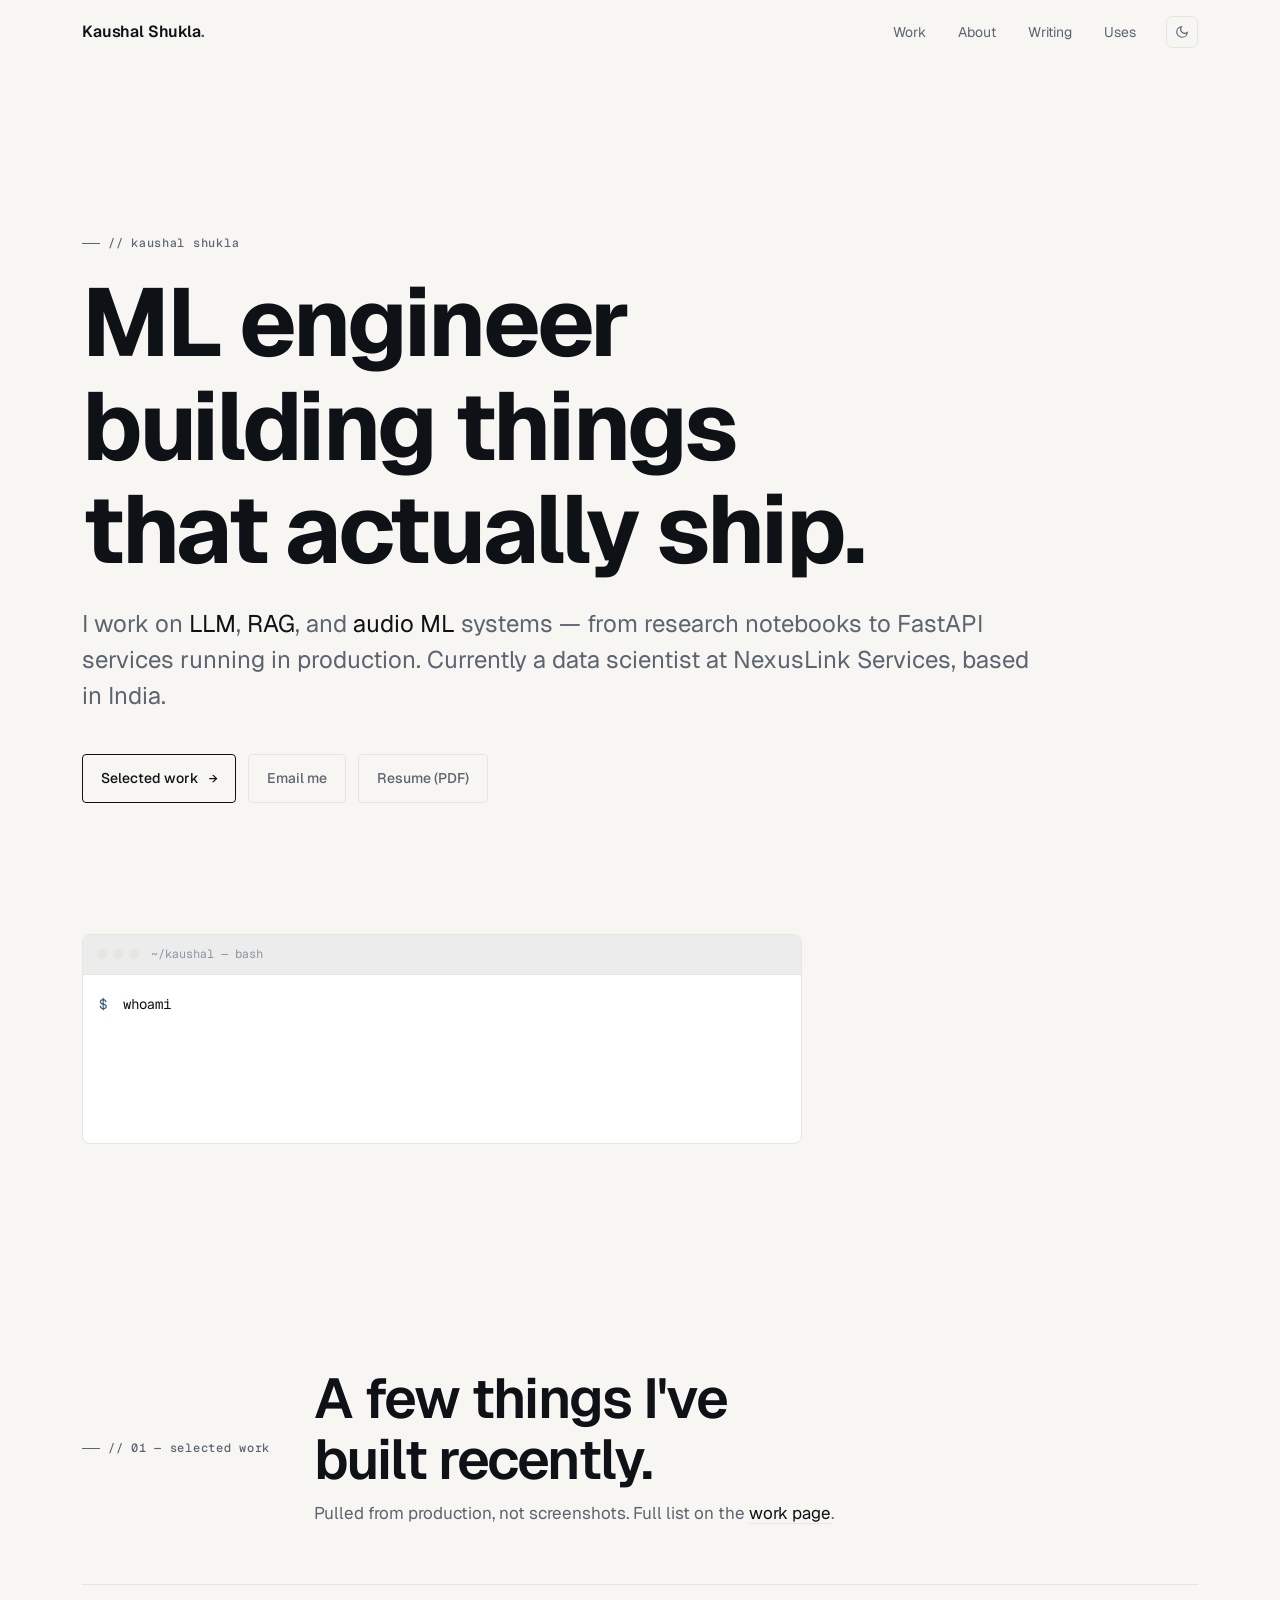
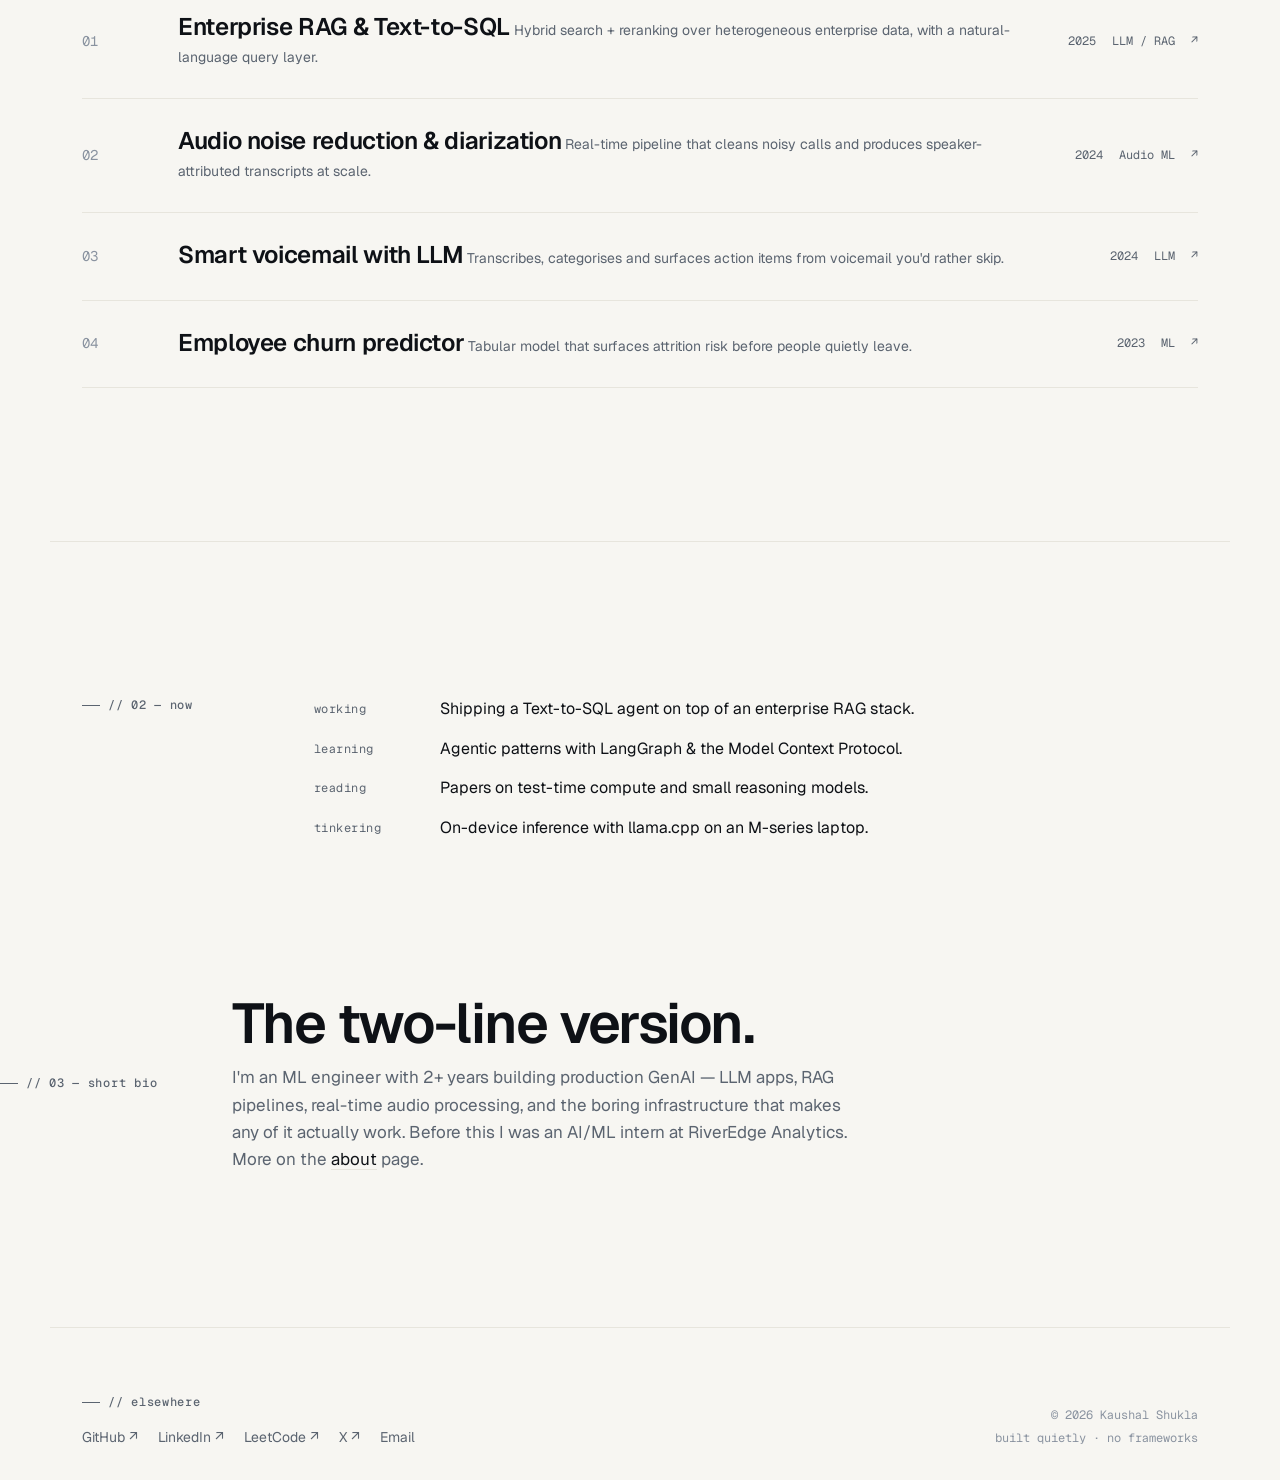
<file: index.html>
<!doctype html>
<html lang="en" data-theme="light">
<head>
  <meta charset="utf-8">
  <meta name="viewport" content="width=device-width, initial-scale=1">
  <title>Kaushal Shukla — ML engineer, based in India</title>
  <meta name="description" content="Kaushal Shukla is an ML engineer based in India, building LLM, RAG and audio systems in production.">
  <meta name="theme-color" content="#f7f6f2">

  <link rel="icon" href="data:image/svg+xml,%3Csvg xmlns='http://www.w3.org/2000/svg' viewBox='0 0 32 32'%3E%3Crect width='32' height='32' rx='6' fill='%230e1116'/%3E%3Ctext x='50%25' y='56%25' dominant-baseline='middle' text-anchor='middle' font-family='ui-monospace,Menlo,monospace' font-size='14' font-weight='600' fill='%23f7f6f2'%3Eks%3C/text%3E%3C/svg%3E">

  <link rel="preconnect" href="https://fonts.googleapis.com">
  <link rel="preconnect" href="https://fonts.gstatic.com" crossorigin>
  <link href="https://fonts.googleapis.com/css2?family=Geist:wght@400;500;600;700&family=Geist+Mono:wght@400;500&display=swap" rel="stylesheet">

  <link rel="stylesheet" href="/css/base.css">
  <link rel="stylesheet" href="/css/site.css">

  <meta property="og:title" content="Kaushal Shukla — ML engineer">
  <meta property="og:description" content="Building LLM, RAG and audio systems in production.">
  <meta property="og:type" content="website">
</head>
<body>
  <header class="site-header">
    <div class="wrap site-header__inner">
      <a class="wordmark" href="/">Kaushal Shukla<span class="dot">.</span></a>
      <nav class="nav" aria-label="Primary">
        <a href="/work/">Work</a>
        <a href="/about/">About</a>
        <a href="/writing/">Writing</a>
        <a href="/uses/">Uses</a>
        <button class="theme-toggle" type="button" aria-label="Toggle theme">
          <svg class="icon-moon" viewBox="0 0 24 24" fill="none" stroke="currentColor" stroke-width="2"><path d="M21 12.79A9 9 0 1 1 11.21 3 7 7 0 0 0 21 12.79z"/></svg>
          <svg class="icon-sun" viewBox="0 0 24 24" fill="none" stroke="currentColor" stroke-width="2"><circle cx="12" cy="12" r="4"/><path d="M12 2v2M12 20v2M4.93 4.93l1.41 1.41M17.66 17.66l1.41 1.41M2 12h2M20 12h2M4.93 19.07l1.41-1.41M17.66 6.34l1.41-1.41"/></svg>
        </button>
      </nav>
    </div>
  </header>

  <main id="main">
    <!-- Hero -->
    <section class="hero wrap">
      <p class="eyebrow reveal">// kaushal shukla</p>
      <h1 class="reveal" style="margin-top:18px">
        ML engineer<br>building things<br>that actually ship.
      </h1>
      <p class="hero__lede reveal">
        I work on <span class="accent">LLM</span>, <span class="accent">RAG</span>, and <span class="accent">audio ML</span> systems —
        from research notebooks to FastAPI services running in production.
        Currently a data scientist at NexusLink Services, based in India.
      </p>
      <div class="hero__cta reveal">
        <a class="btn" href="/work/">Selected work <span class="arrow">→</span></a>
        <a class="btn btn--ghost" href="mailto:kaushal-shukla@outlook.com">Email me</a>
        <a class="btn btn--ghost" href="/images/Kaushal_Resume_AiMl.pdf" download>Resume (PDF)</a>
      </div>
      <div class="hero__meta reveal">
        <span><span class="dot">●</span> available for senior ML roles</span>
        <span>india · GMT+5:30</span>
        <span>2+ yrs · production GenAI</span>
      </div>

      <!-- Terminal -->
      <div class="terminal reveal" data-terminal>
        <div class="terminal__bar">
          <span class="dots"><i></i><i></i><i></i></span>
          <span class="title">~/kaushal — bash</span>
        </div>
        <div class="terminal__body"></div>
      </div>
    </section>

    <!-- Selected work -->
    <section class="section wrap">
      <div class="section-head">
        <p class="eyebrow reveal">// 01 — selected work</p>
        <div>
          <h2 class="reveal">A few things I've built recently.</h2>
          <p class="lede reveal">Pulled from production, not screenshots. Full list on the <a href="/work/">work page</a>.</p>
        </div>
      </div>

      <div class="work-list">
        <a class="work-row reveal" href="/work/enterprise-rag/">
          <span class="work-row__num">01</span>
          <span>
            <span class="work-row__title">Enterprise RAG &amp; Text-to-SQL</span>
            <span class="work-row__desc">Hybrid search + reranking over heterogeneous enterprise data, with a natural-language query layer.</span>
          </span>
          <span class="work-row__meta tnum">
            <span>2025</span>
            <span>LLM / RAG</span>
            <span class="work-row__arrow">↗</span>
          </span>
        </a>

        <a class="work-row reveal" href="/work/audio-noise-reduction/">
          <span class="work-row__num">02</span>
          <span>
            <span class="work-row__title">Audio noise reduction &amp; diarization</span>
            <span class="work-row__desc">Real-time pipeline that cleans noisy calls and produces speaker-attributed transcripts at scale.</span>
          </span>
          <span class="work-row__meta tnum">
            <span>2024</span>
            <span>Audio ML</span>
            <span class="work-row__arrow">↗</span>
          </span>
        </a>

        <a class="work-row reveal" href="/work/smart-voicemail-llm/">
          <span class="work-row__num">03</span>
          <span>
            <span class="work-row__title">Smart voicemail with LLM</span>
            <span class="work-row__desc">Transcribes, categorises and surfaces action items from voicemail you'd rather skip.</span>
          </span>
          <span class="work-row__meta tnum">
            <span>2024</span>
            <span>LLM</span>
            <span class="work-row__arrow">↗</span>
          </span>
        </a>

        <a class="work-row reveal" href="/work/employee-churn-predictor/">
          <span class="work-row__num">04</span>
          <span>
            <span class="work-row__title">Employee churn predictor</span>
            <span class="work-row__desc">Tabular model that surfaces attrition risk before people quietly leave.</span>
          </span>
          <span class="work-row__meta tnum">
            <span>2023</span>
            <span>ML</span>
            <span class="work-row__arrow">↗</span>
          </span>
        </a>
      </div>
    </section>

    <!-- Now -->
    <section class="section wrap">
      <div class="now">
        <p class="eyebrow reveal">// 02 — now</p>
        <dl class="now__list reveal">
          <div class="now__item">
            <dt>working</dt>
            <dd>Shipping a Text-to-SQL agent on top of an enterprise RAG stack.</dd>
          </div>
          <div class="now__item">
            <dt>learning</dt>
            <dd>Agentic patterns with LangGraph &amp; the Model Context Protocol.</dd>
          </div>
          <div class="now__item">
            <dt>reading</dt>
            <dd>Papers on test-time compute and small reasoning models.</dd>
          </div>
          <div class="now__item">
            <dt>tinkering</dt>
            <dd>On-device inference with llama.cpp on an M-series laptop.</dd>
          </div>
        </dl>
      </div>
    </section>

    <!-- Compact bio -->
    <section classn="section wrap">
      <div class="section-head">
        <p class="eyebrow reveal">// 03 — short bio</p>
        <div class="reveal">
          <h2>The two-line version.</h2>
          <p class="lede">
            I'm an ML engineer with 2+ years building production GenAI — LLM apps, RAG pipelines, real-time audio processing, and the boring infrastructure that makes any of it actually work.
            Before this I was an AI/ML intern at RiverEdge Analytics. More on the <a href="/about/">about</a> page.
          </p>
        </div>
      </div>
    </section>
  </main>

  <footer class="site-footer wrap">
    <div class="site-footer__inner">
      <div>
        <p class="eyebrow" style="margin-bottom:14px">// elsewhere</p>
        <div class="links">
          <a href="https://github.com/kaushvl" rel="me noopener" target="_blank">GitHub ↗</a>
          <a href="https://www.linkedin.com/in/kshl/" rel="me noopener" target="_blank">LinkedIn ↗</a>
          <a href="https://leetcode.com/kaushvl" rel="me noopener" target="_blank">LeetCode ↗</a>
          <a href="https://twitter.com/kaushvl" rel="me noopener" target="_blank">X ↗</a>
          <a href="mailto:kaushal-shukla@outlook.com">Email</a>
        </div>
      </div>
      <div class="meta">
        <div>© <span data-year>2026</span> Kaushal Shukla</div>
        <div style="margin-top:4px">built quietly · no frameworks</div>
      </div>
    </div>
  </footer>

  <script src="/js/site.js" defer></script>
</body>
</html>
</file>
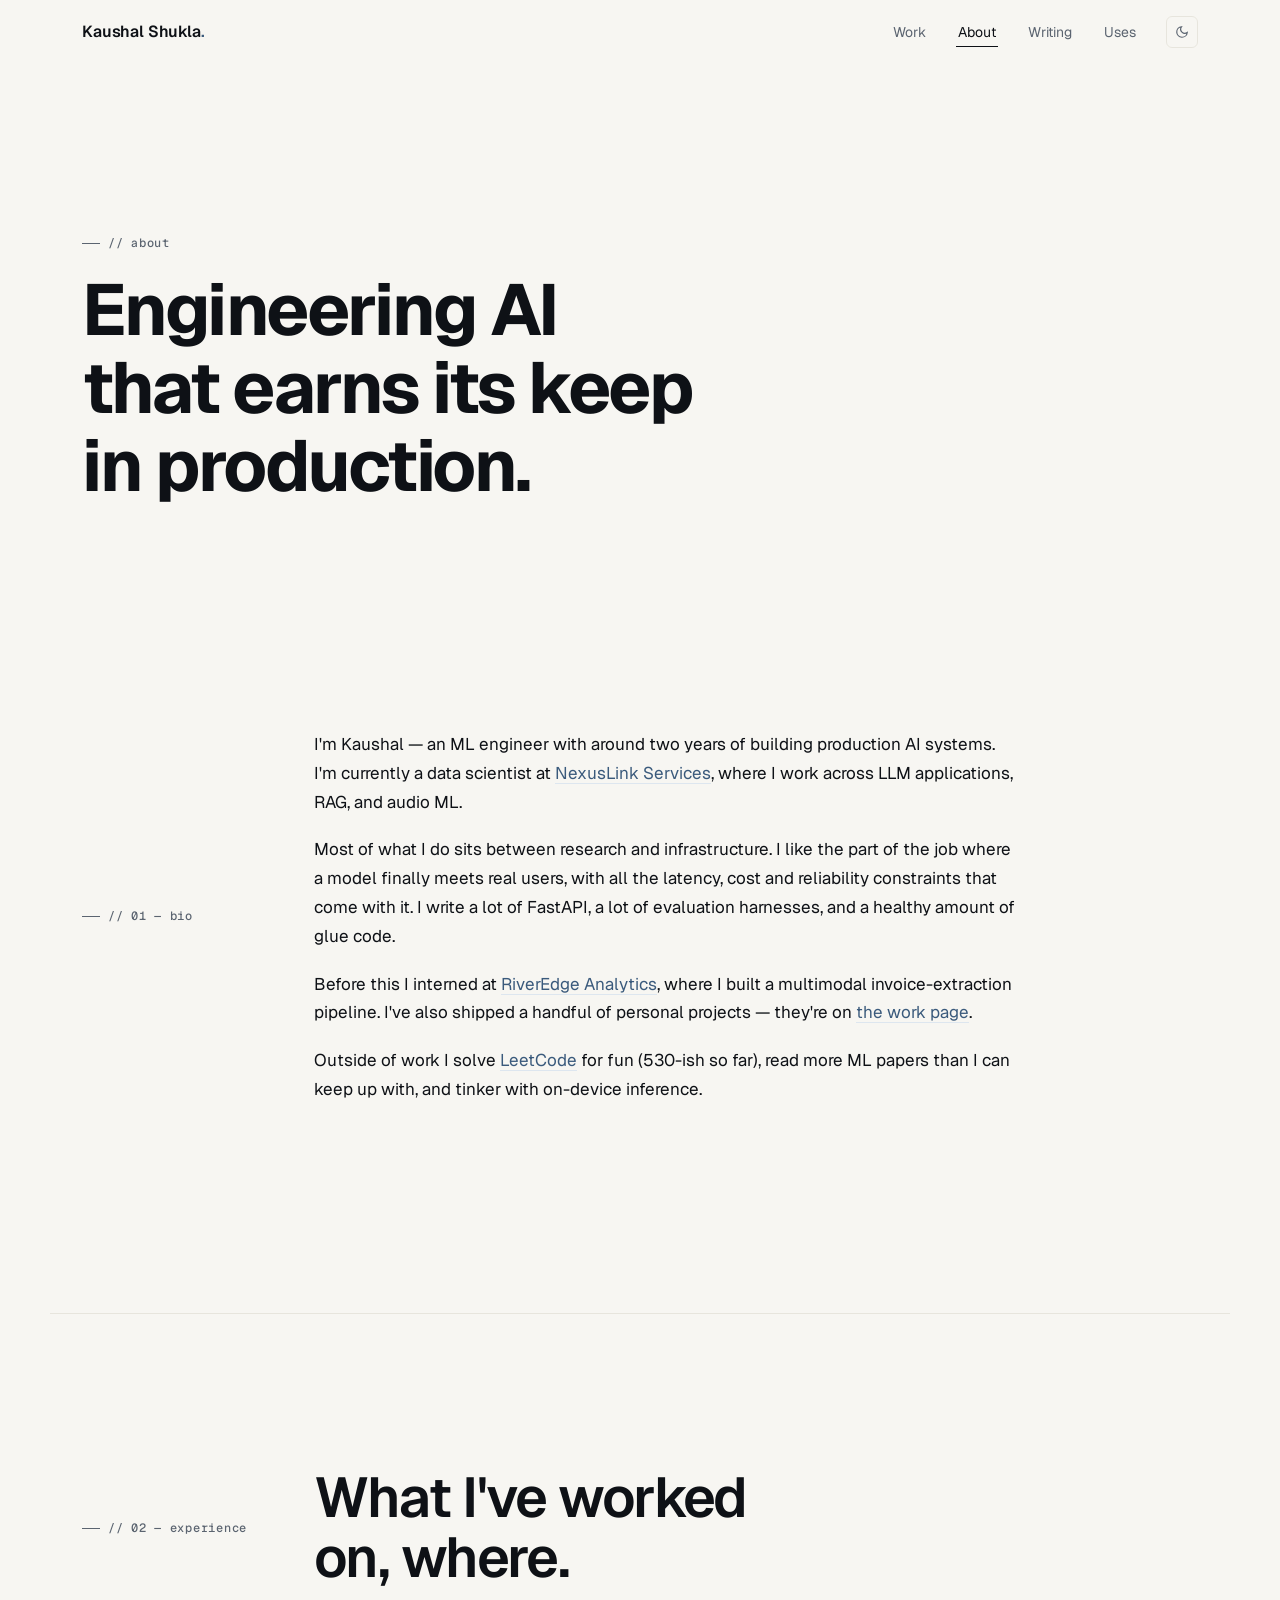
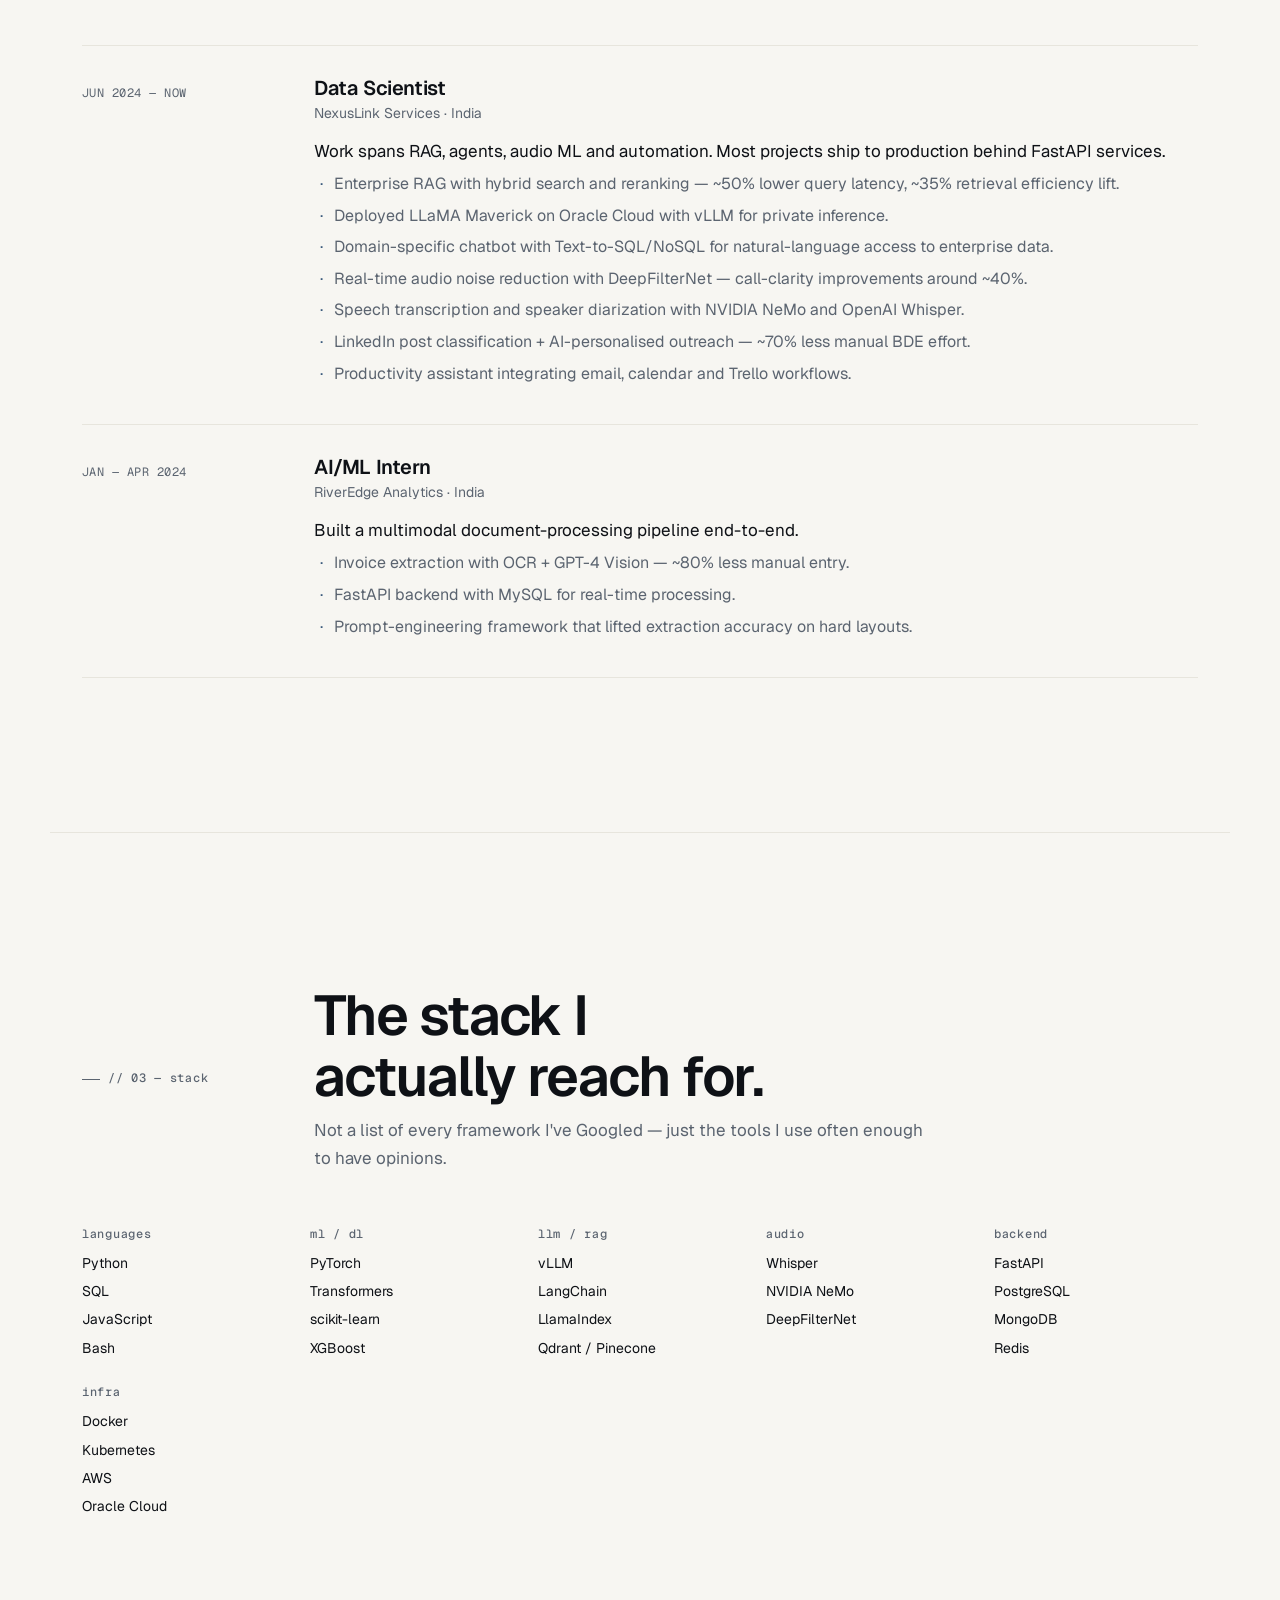
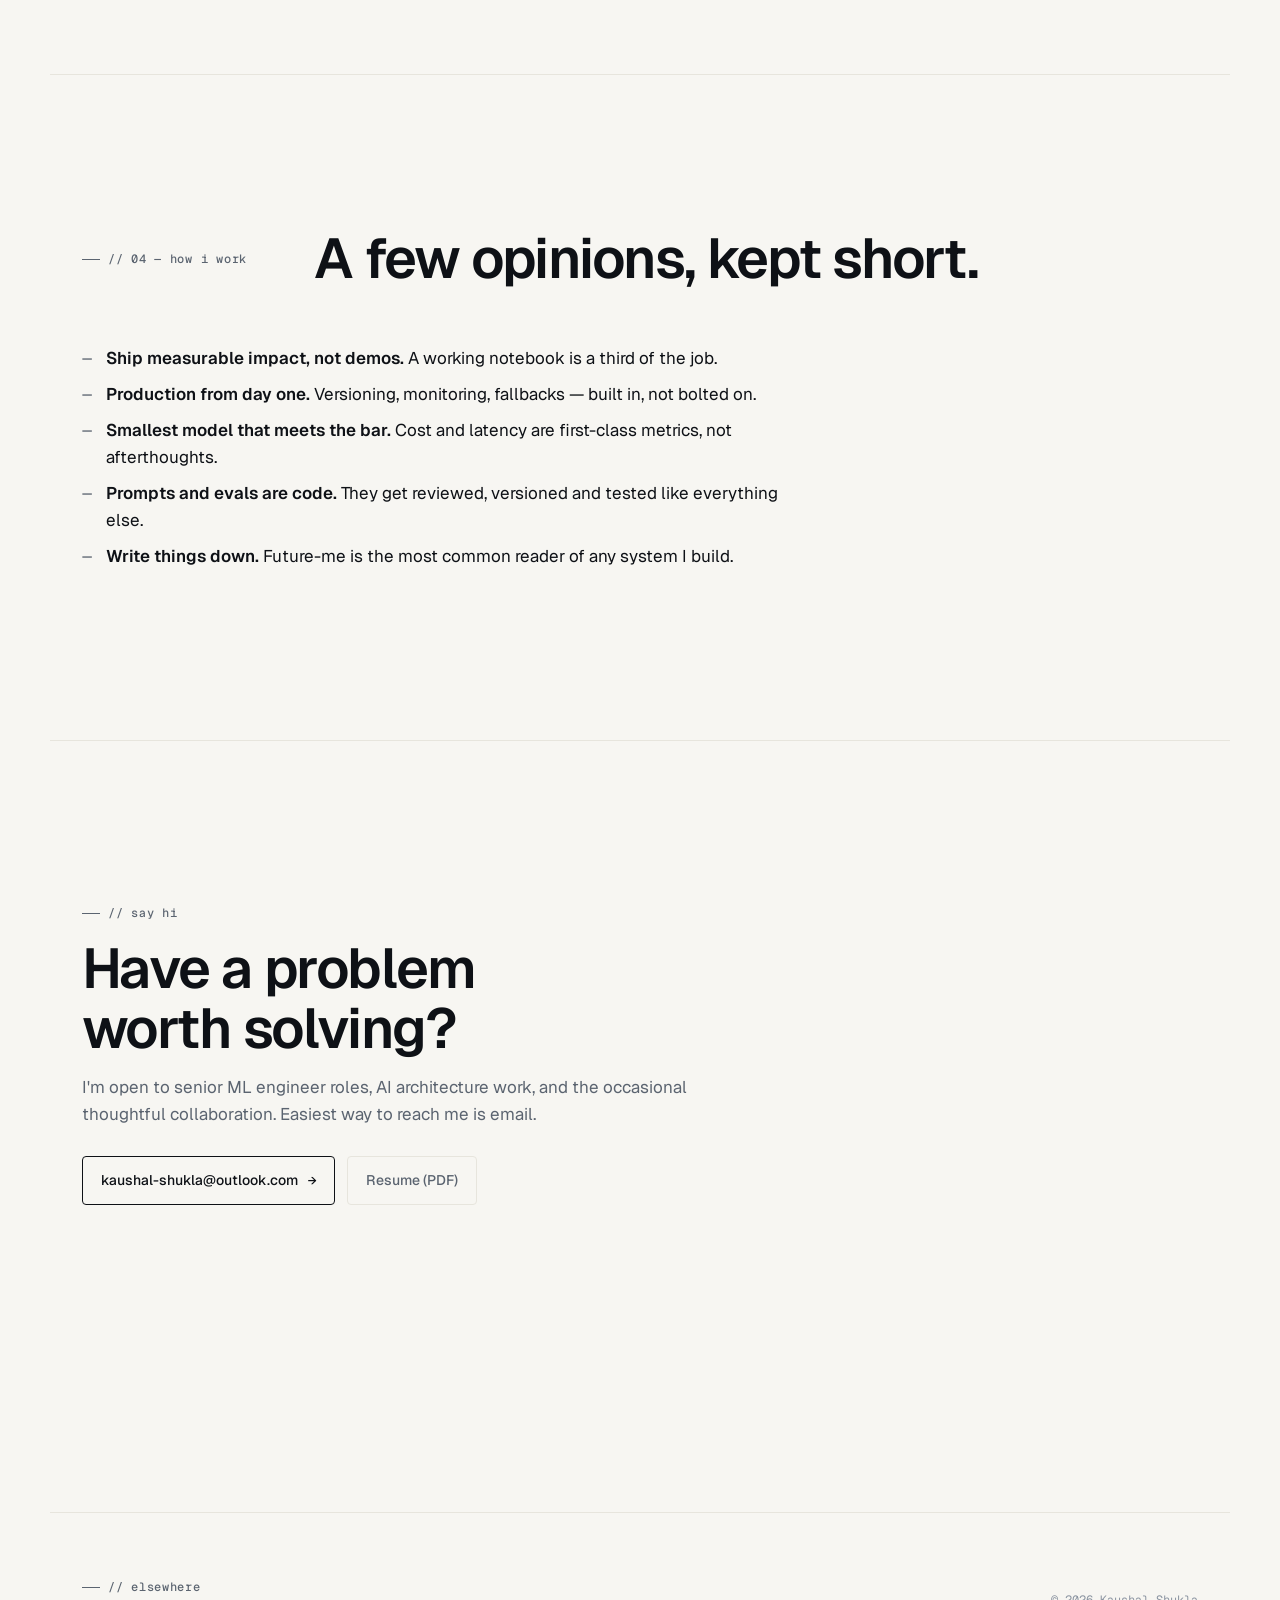
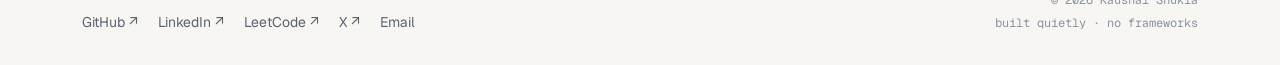
<file: about/index.html>
<!doctype html>
<html lang="en" data-theme="light">
<head>
  <meta charset="utf-8">
  <meta name="viewport" content="width=device-width, initial-scale=1">
  <title>About — Kaushal Shukla</title>
  <meta name="description" content="ML engineer based in India. Currently at NexusLink Services. Building production LLM, RAG and audio systems.">
  <meta name="theme-color" content="#f7f6f2">
  <link rel="icon" href="data:image/svg+xml,%3Csvg xmlns='http://www.w3.org/2000/svg' viewBox='0 0 32 32'%3E%3Crect width='32' height='32' rx='6' fill='%230e1116'/%3E%3Ctext x='50%25' y='56%25' dominant-baseline='middle' text-anchor='middle' font-family='ui-monospace,Menlo,monospace' font-size='14' font-weight='600' fill='%23f7f6f2'%3Eks%3C/text%3E%3C/svg%3E">
  <link rel="preconnect" href="https://fonts.googleapis.com">
  <link rel="preconnect" href="https://fonts.gstatic.com" crossorigin>
  <link href="https://fonts.googleapis.com/css2?family=Geist:wght@400;500;600;700&family=Geist+Mono:wght@400;500&display=swap" rel="stylesheet">
  <link rel="stylesheet" href="/css/base.css">
  <link rel="stylesheet" href="/css/site.css">
</head>
<body>
  <header class="site-header">
    <div class="wrap site-header__inner">
      <a class="wordmark" href="/">Kaushal Shukla<span class="dot">.</span></a>
      <nav class="nav" aria-label="Primary">
        <a href="/work/">Work</a>
        <a href="/about/" aria-current="page">About</a>
        <a href="/writing/">Writing</a>
        <a href="/uses/">Uses</a>
        <button class="theme-toggle" type="button" aria-label="Toggle theme">
          <svg class="icon-moon" viewBox="0 0 24 24" fill="none" stroke="currentColor" stroke-width="2"><path d="M21 12.79A9 9 0 1 1 11.21 3 7 7 0 0 0 21 12.79z"/></svg>
          <svg class="icon-sun" viewBox="0 0 24 24" fill="none" stroke="currentColor" stroke-width="2"><circle cx="12" cy="12" r="4"/><path d="M12 2v2M12 20v2M4.93 4.93l1.41 1.41M17.66 17.66l1.41 1.41M2 12h2M20 12h2M4.93 19.07l1.41-1.41M17.66 6.34l1.41-1.41"/></svg>
        </button>
      </nav>
    </div>
  </header>

  <main>
    <!-- Intro -->
    <section class="hero wrap">
      <p class="eyebrow reveal">// about</p>
      <h1 class="reveal" style="margin-top:18px;font-size:clamp(2.5rem,6vw,4.5rem)">
        Engineering AI<br>that earns its keep<br>in production.
      </h1>
    </section>

    <!-- Bio + portrait -->
    <section class="section wrap">
      <div class="section-head">
        <p class="eyebrow reveal">// 01 — bio</p>
        <div class="prose reveal">
          <p>
            I'm Kaushal — an ML engineer with around two years of building production AI systems. I'm currently a data scientist at <a href="https://www.linkedin.com/company/nexuslink-services" rel="noopener" target="_blank">NexusLink Services</a>, where I work across LLM applications, RAG, and audio ML.
          </p>
          <p>
            Most of what I do sits between research and infrastructure. I like the part of the job where a model finally meets real users, with all the latency, cost and reliability constraints that come with it. I write a lot of FastAPI, a lot of evaluation harnesses, and a healthy amount of glue code.
          </p>
          <p>
            Before this I interned at <a href="https://www.linkedin.com/company/riveredge-analytics-pvt-ltd" rel="noopener" target="_blank">RiverEdge Analytics</a>, where I built a multimodal invoice-extraction pipeline. I've also shipped a handful of personal projects — they're on <a href="/work/">the work page</a>.
          </p>
          <p>
            Outside of work I solve <a href="https://leetcode.com/kaushvl" rel="noopener" target="_blank">LeetCode</a> for fun (530-ish so far), read more ML papers than I can keep up with, and tinker with on-device inference.
          </p>
        </div>
      </div>
    </section>

    <!-- Experience -->
    <section class="section wrap">
      <div class="section-head">
        <p class="eyebrow reveal">// 02 — experience</p>
        <div>
          <h2 class="reveal">What I've worked on, where.</h2>
        </div>
      </div>

      <div class="timeline">
        <article class="timeline__item reveal">
          <div class="timeline__when">JUN 2024 — NOW</div>
          <div>
            <h3 class="timeline__role">Data Scientist</h3>
            <p class="timeline__org">NexusLink Services · India</p>
            <div class="timeline__detail">
              <p>Work spans RAG, agents, audio ML and automation. Most projects ship to production behind FastAPI services.</p>
              <ul>
                <li>Enterprise RAG with hybrid search and reranking — ~50% lower query latency, ~35% retrieval efficiency lift.</li>
                <li>Deployed LLaMA Maverick on Oracle Cloud with vLLM for private inference.</li>
                <li>Domain-specific chatbot with Text-to-SQL/NoSQL for natural-language access to enterprise data.</li>
                <li>Real-time audio noise reduction with DeepFilterNet — call-clarity improvements around ~40%.</li>
                <li>Speech transcription and speaker diarization with NVIDIA NeMo and OpenAI Whisper.</li>
                <li>LinkedIn post classification + AI-personalised outreach — ~70% less manual BDE effort.</li>
                <li>Productivity assistant integrating email, calendar and Trello workflows.</li>
              </ul>
            </div>
          </div>
        </article>

        <article class="timeline__item reveal">
          <div class="timeline__when">JAN — APR 2024</div>
          <div>
            <h3 class="timeline__role">AI/ML Intern</h3>
            <p class="timeline__org">RiverEdge Analytics · India</p>
            <div class="timeline__detail">
              <p>Built a multimodal document-processing pipeline end-to-end.</p>
              <ul>
                <li>Invoice extraction with OCR + GPT-4 Vision — ~80% less manual entry.</li>
                <li>FastAPI backend with MySQL for real-time processing.</li>
                <li>Prompt-engineering framework that lifted extraction accuracy on hard layouts.</li>
              </ul>
            </div>
          </div>
        </article>
      </div>
    </section>

    <!-- Tech inventory -->
    <section class="section wrap">
      <div class="section-head">
        <p class="eyebrow reveal">// 03 — stack</p>
        <div>
          <h2 class="reveal">The stack I actually reach for.</h2>
          <p class="lede reveal">Not a list of every framework I've Googled — just the tools I use often enough to have opinions.</p>
        </div>
      </div>

      <div class="inventory reveal">
        <div>
          <h4>languages</h4>
          <ul><li>Python</li><li>SQL</li><li>JavaScript</li><li>Bash</li></ul>
        </div>
        <div>
          <h4>ml / dl</h4>
          <ul><li>PyTorch</li><li>Transformers</li><li>scikit-learn</li><li>XGBoost</li></ul>
        </div>
        <div>
          <h4>llm / rag</h4>
          <ul><li>vLLM</li><li>LangChain</li><li>LlamaIndex</li><li>Qdrant / Pinecone</li></ul>
        </div>
        <div>
          <h4>audio</h4>
          <ul><li>Whisper</li><li>NVIDIA NeMo</li><li>DeepFilterNet</li></ul>
        </div>
        <div>
          <h4>backend</h4>
          <ul><li>FastAPI</li><li>PostgreSQL</li><li>MongoDB</li><li>Redis</li></ul>
        </div>
        <div>
          <h4>infra</h4>
          <ul><li>Docker</li><li>Kubernetes</li><li>AWS</li><li>Oracle Cloud</li></ul>
        </div>
      </div>
    </section>

    <!-- Values -->
    <section class="section wrap">
      <div class="section-head">
        <p class="eyebrow reveal">// 04 — how i work</p>
        <div>
          <h2 class="reveal">A few opinions, kept short.</h2>
        </div>
      </div>

      <div class="prose reveal">
        <ul>
          <li><strong>Ship measurable impact, not demos.</strong> A working notebook is a third of the job.</li>
          <li><strong>Production from day one.</strong> Versioning, monitoring, fallbacks — built in, not bolted on.</li>
          <li><strong>Smallest model that meets the bar.</strong> Cost and latency are first-class metrics, not afterthoughts.</li>
          <li><strong>Prompts and evals are code.</strong> They get reviewed, versioned and tested like everything else.</li>
          <li><strong>Write things down.</strong> Future-me is the most common reader of any system I build.</li>
        </ul>
      </div>
    </section>

    <!-- CTA -->
    <section class="section wrap">
      <div class="reveal">
        <p class="eyebrow" style="margin-bottom:16px">// say hi</p>
        <h2 style="max-width:18ch">Have a problem worth solving?</h2>
        <p style="color:var(--muted);max-width:56ch;margin-top:14px">
          I'm open to senior ML engineer roles, AI architecture work, and the occasional thoughtful collaboration. Easiest way to reach me is email.
        </p>
        <div style="margin-top:28px;display:flex;gap:12px;flex-wrap:wrap">
          <a class="btn" href="mailto:kaushal-shukla@outlook.com">kaushal-shukla@outlook.com <span class="arrow">→</span></a>
          <a class="btn btn--ghost" href="/images/Kaushal_Resume_AiMl.pdf" download>Resume (PDF)</a>
        </div>
      </div>
    </section>
  </main>

  <footer class="site-footer wrap">
    <div class="site-footer__inner">
      <div>
        <p class="eyebrow" style="margin-bottom:14px">// elsewhere</p>
        <div class="links">
          <a href="https://github.com/kaushvl" rel="me noopener" target="_blank">GitHub ↗</a>
          <a href="https://www.linkedin.com/in/kshl/" rel="me noopener" target="_blank">LinkedIn ↗</a>
          <a href="https://leetcode.com/kaushvl" rel="me noopener" target="_blank">LeetCode ↗</a>
          <a href="https://twitter.com/kaushvl" rel="me noopener" target="_blank">X ↗</a>
          <a href="mailto:kaushal-shukla@outlook.com">Email</a>
        </div>
      </div>
      <div class="meta">
        <div>© <span data-year>2026</span> Kaushal Shukla</div>
        <div style="margin-top:4px">built quietly · no frameworks</div>
      </div>
    </div>
  </footer>

  <script src="/js/site.js" defer></script>
</body>
</html>
</file>
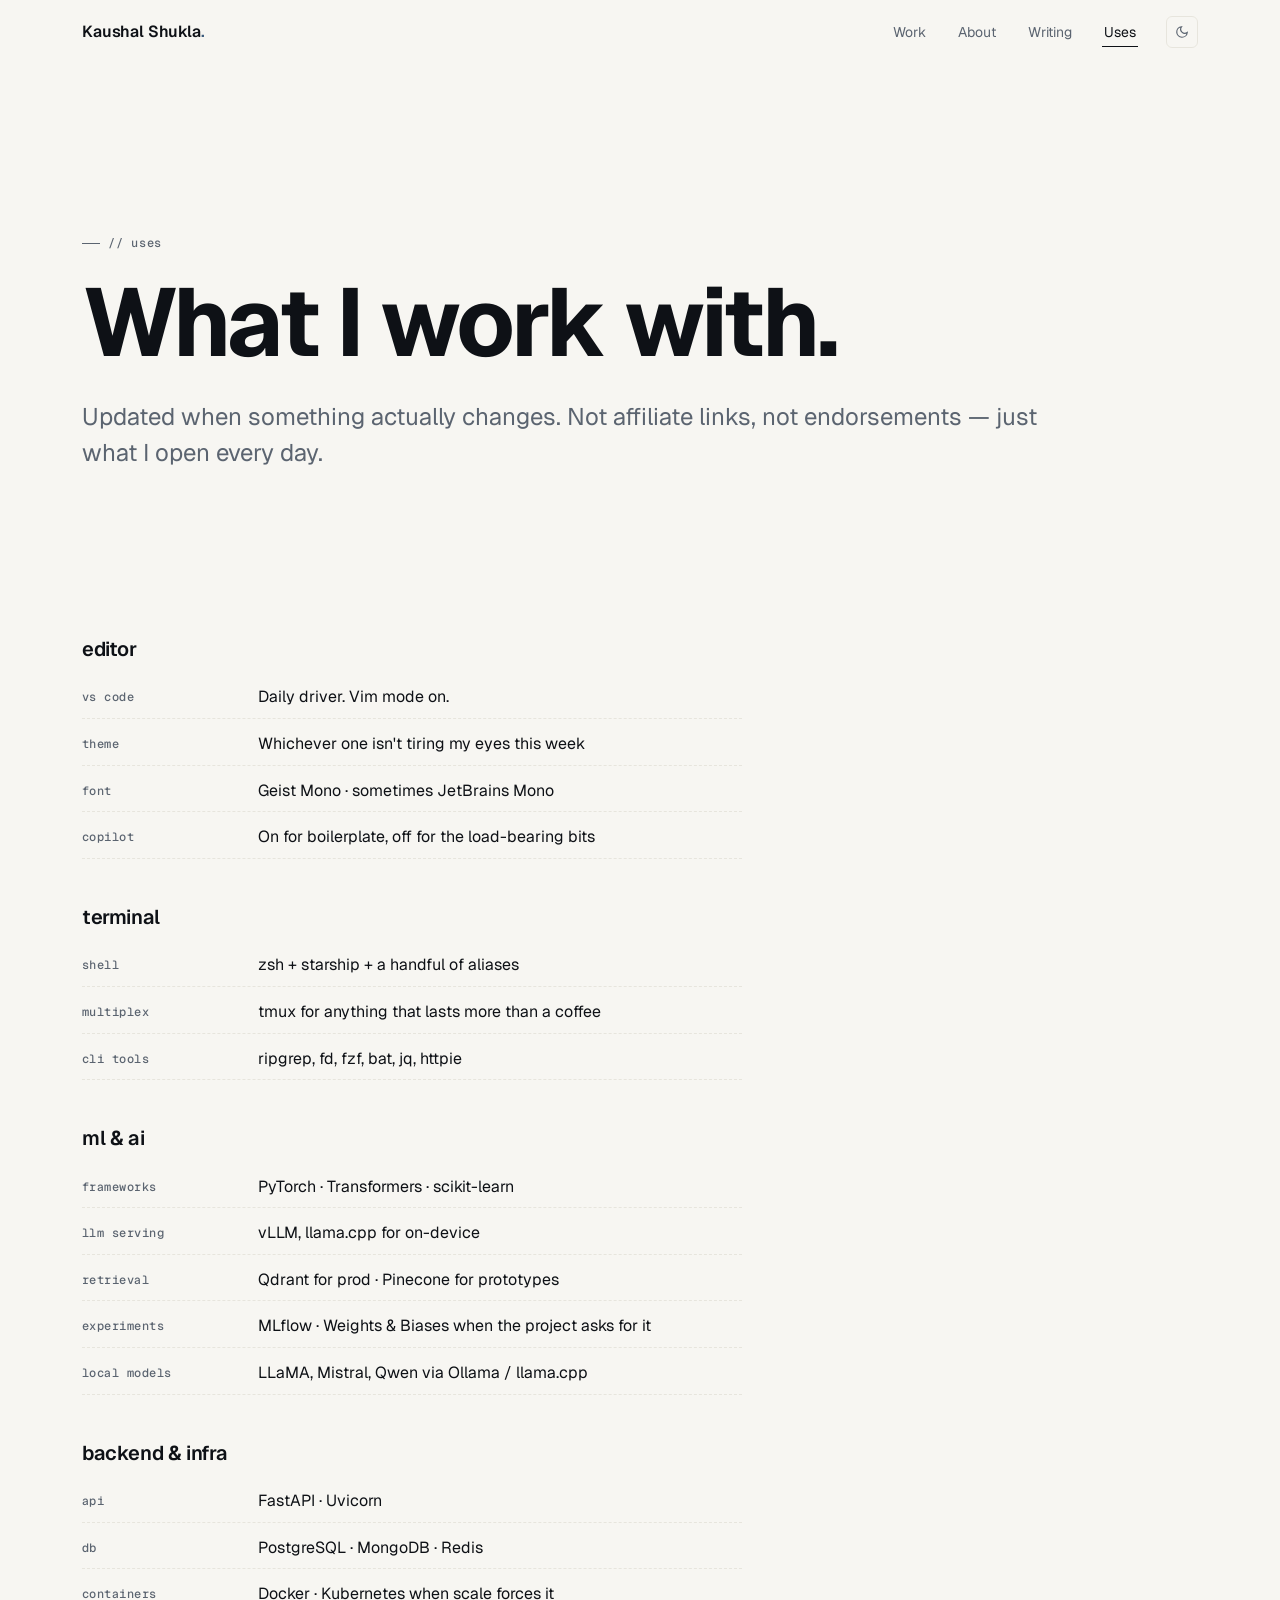
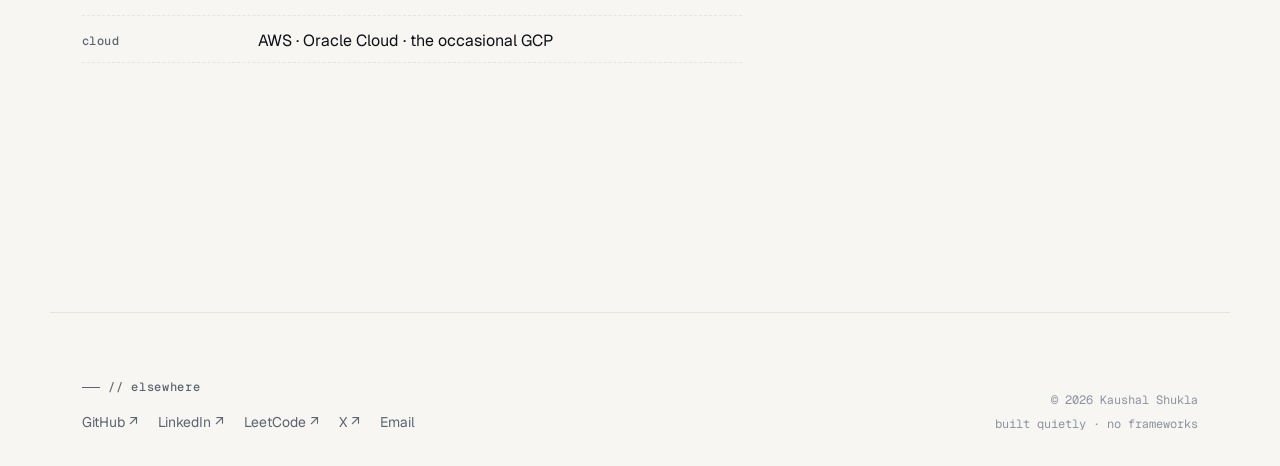
<file: uses/index.html>
<!doctype html>
<html lang="en" data-theme="light">
<head>
  <meta charset="utf-8">
  <meta name="viewport" content="width=device-width, initial-scale=1">
  <title>Uses — Kaushal Shukla</title>
  <meta name="description" content="The tools, hardware and services I use day-to-day for ML engineering.">
  <meta name="theme-color" content="#f7f6f2">
  <link rel="icon" href="data:image/svg+xml,%3Csvg xmlns='http://www.w3.org/2000/svg' viewBox='0 0 32 32'%3E%3Crect width='32' height='32' rx='6' fill='%230e1116'/%3E%3Ctext x='50%25' y='56%25' dominant-baseline='middle' text-anchor='middle' font-family='ui-monospace,Menlo,monospace' font-size='14' font-weight='600' fill='%23f7f6f2'%3Eks%3C/text%3E%3C/svg%3E">
  <link rel="preconnect" href="https://fonts.googleapis.com">
  <link rel="preconnect" href="https://fonts.gstatic.com" crossorigin>
  <link href="https://fonts.googleapis.com/css2?family=Geist:wght@400;500;600;700&family=Geist+Mono:wght@400;500&display=swap" rel="stylesheet">
  <link rel="stylesheet" href="/css/base.css">
  <link rel="stylesheet" href="/css/site.css">
</head>
<body>
  <header class="site-header">
    <div class="wrap site-header__inner">
      <a class="wordmark" href="/">Kaushal Shukla<span class="dot">.</span></a>
      <nav class="nav" aria-label="Primary">
        <a href="/work/">Work</a>
        <a href="/about/">About</a>
        <a href="/writing/">Writing</a>
        <a href="/uses/" aria-current="page">Uses</a>
        <button class="theme-toggle" type="button" aria-label="Toggle theme">
          <svg class="icon-moon" viewBox="0 0 24 24" fill="none" stroke="currentColor" stroke-width="2"><path d="M21 12.79A9 9 0 1 1 11.21 3 7 7 0 0 0 21 12.79z"/></svg>
          <svg class="icon-sun" viewBox="0 0 24 24" fill="none" stroke="currentColor" stroke-width="2"><circle cx="12" cy="12" r="4"/><path d="M12 2v2M12 20v2M4.93 4.93l1.41 1.41M17.66 17.66l1.41 1.41M2 12h2M20 12h2M4.93 19.07l1.41-1.41M17.66 6.34l1.41-1.41"/></svg>
        </button>
      </nav>
    </div>
  </header>

  <main>
    <section class="hero wrap">
      <p class="eyebrow reveal">// uses</p>
      <h1 class="reveal" style="margin-top:18px">What I work with.</h1>
      <p class="hero__lede reveal">
        Updated when something actually changes. Not affiliate links, not endorsements — just what I open every day.
      </p>
    </section>

    <section class="section-narrow wrap">
      <div class="uses reveal">

        <div class="uses__group">
          <h3>editor</h3>
          <ul class="uses__list">
            <li><strong>vs code</strong><span>Daily driver. Vim mode on.</span></li>
            <li><strong>theme</strong><span>Whichever one isn't tiring my eyes this week</span></li>
            <li><strong>font</strong><span>Geist Mono · sometimes JetBrains Mono</span></li>
            <li><strong>copilot</strong><span>On for boilerplate, off for the load-bearing bits</span></li>
          </ul>
        </div>

        <div class="uses__group">
          <h3>terminal</h3>
          <ul class="uses__list">
            <li><strong>shell</strong><span>zsh + starship + a handful of aliases</span></li>
            <li><strong>multiplex</strong><span>tmux for anything that lasts more than a coffee</span></li>
            <li><strong>cli tools</strong><span>ripgrep, fd, fzf, bat, jq, httpie</span></li>
          </ul>
        </div>

        <div class="uses__group">
          <h3>ml &amp; ai</h3>
          <ul class="uses__list">
            <li><strong>frameworks</strong><span>PyTorch · Transformers · scikit-learn</span></li>
            <li><strong>llm serving</strong><span>vLLM, llama.cpp for on-device</span></li>
            <li><strong>retrieval</strong><span>Qdrant for prod · Pinecone for prototypes</span></li>
            <li><strong>experiments</strong><span>MLflow · Weights &amp; Biases when the project asks for it</span></li>
            <li><strong>local models</strong><span>LLaMA, Mistral, Qwen via Ollama / llama.cpp</span></li>
          </ul>
        </div>

        <div class="uses__group">
          <h3>backend &amp; infra</h3>
          <ul class="uses__list">
            <li><strong>api</strong><span>FastAPI · Uvicorn</span></li>
            <li><strong>db</strong><span>PostgreSQL · MongoDB · Redis</span></li>
            <li><strong>containers</strong><span>Docker · Kubernetes when scale forces it</span></li>
            <li><strong>cloud</strong><span>AWS · Oracle Cloud · the occasional GCP</span></li>
          </ul>
        </div>

      </div>
    </section>
  </main>

  <footer class="site-footer wrap">
    <div class="site-footer__inner">
      <div>
        <p class="eyebrow" style="margin-bottom:14px">// elsewhere</p>
        <div class="links">
          <a href="https://github.com/kaushvl" rel="me noopener" target="_blank">GitHub ↗</a>
          <a href="https://www.linkedin.com/in/kshl/" rel="me noopener" target="_blank">LinkedIn ↗</a>
          <a href="https://leetcode.com/kaushvl" rel="me noopener" target="_blank">LeetCode ↗</a>
          <a href="https://twitter.com/kaushvl" rel="me noopener" target="_blank">X ↗</a>
          <a href="mailto:kaushal-shukla@outlook.com">Email</a>
        </div>
      </div>
      <div class="meta">
        <div>© <span data-year>2026</span> Kaushal Shukla</div>
        <div style="margin-top:4px">built quietly · no frameworks</div>
      </div>
    </div>
  </footer>

  <script src="/js/site.js" defer></script>
</body>
</html>
</file>
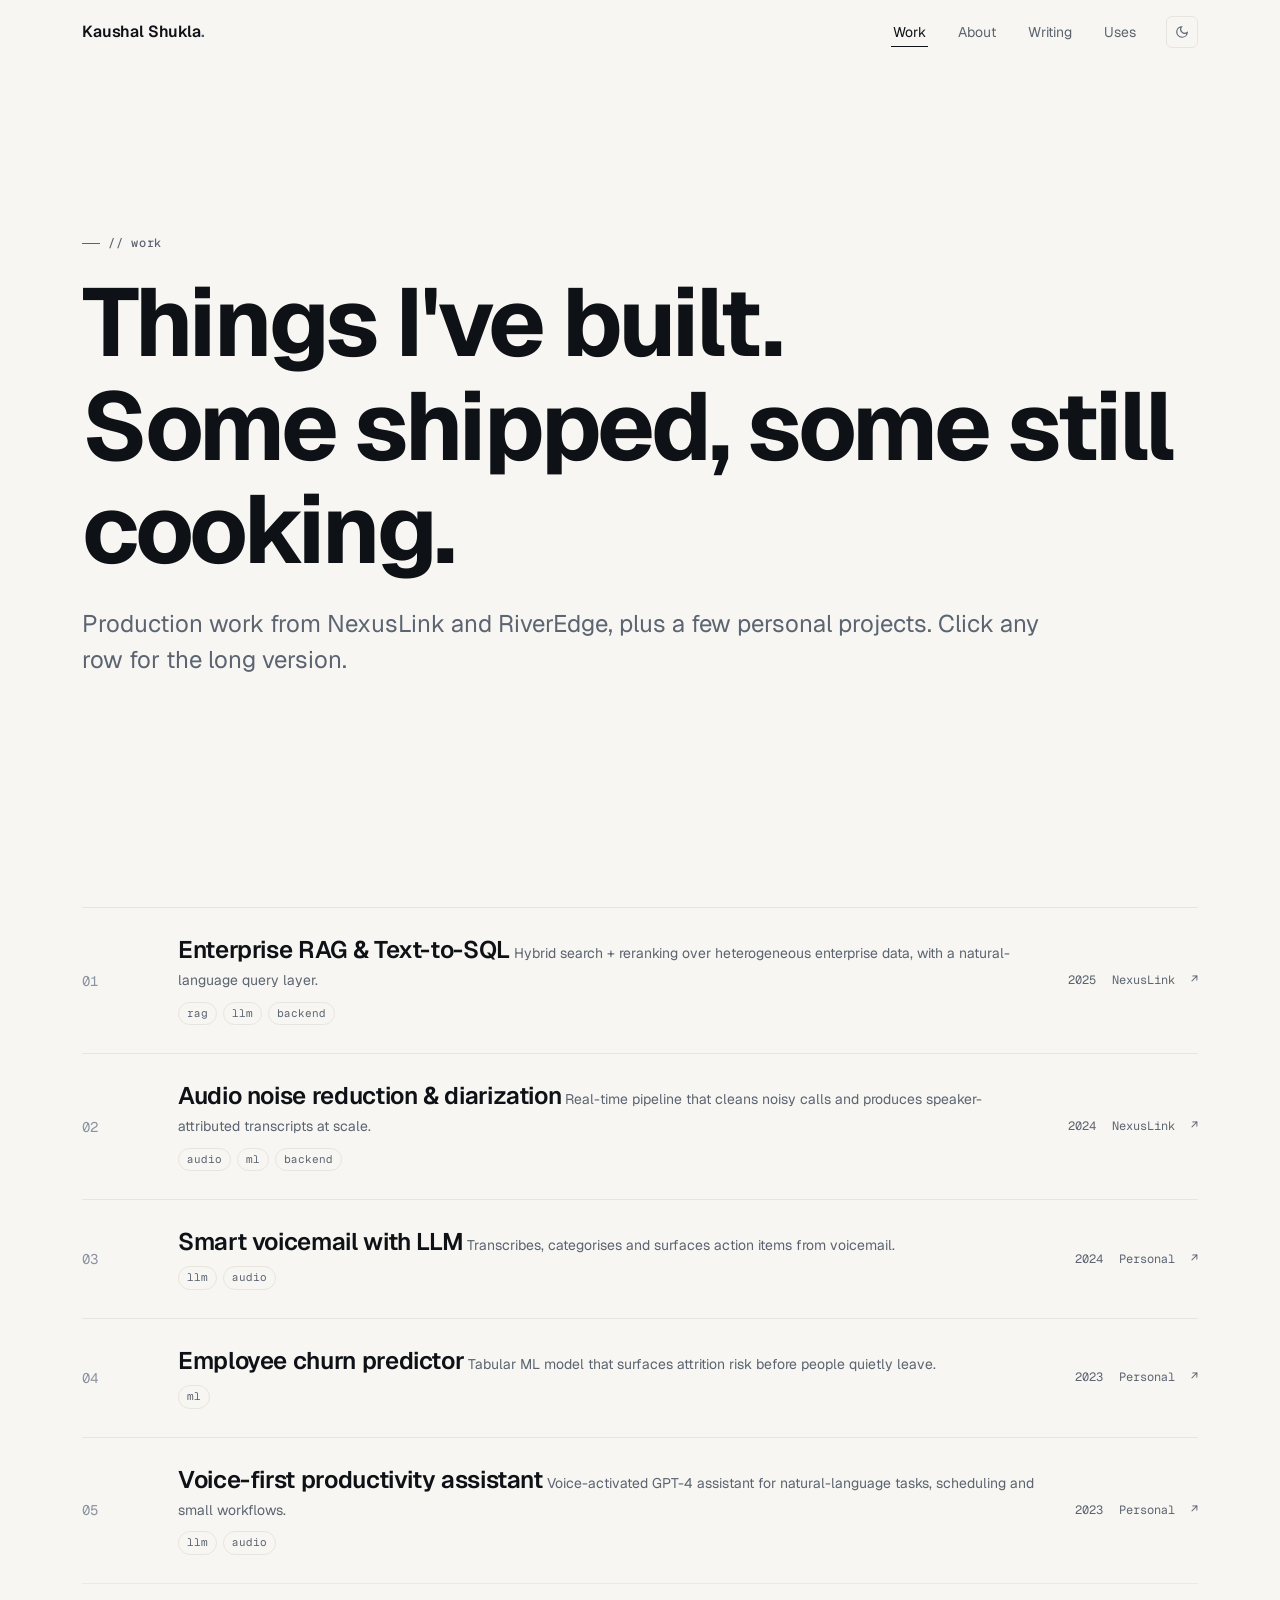
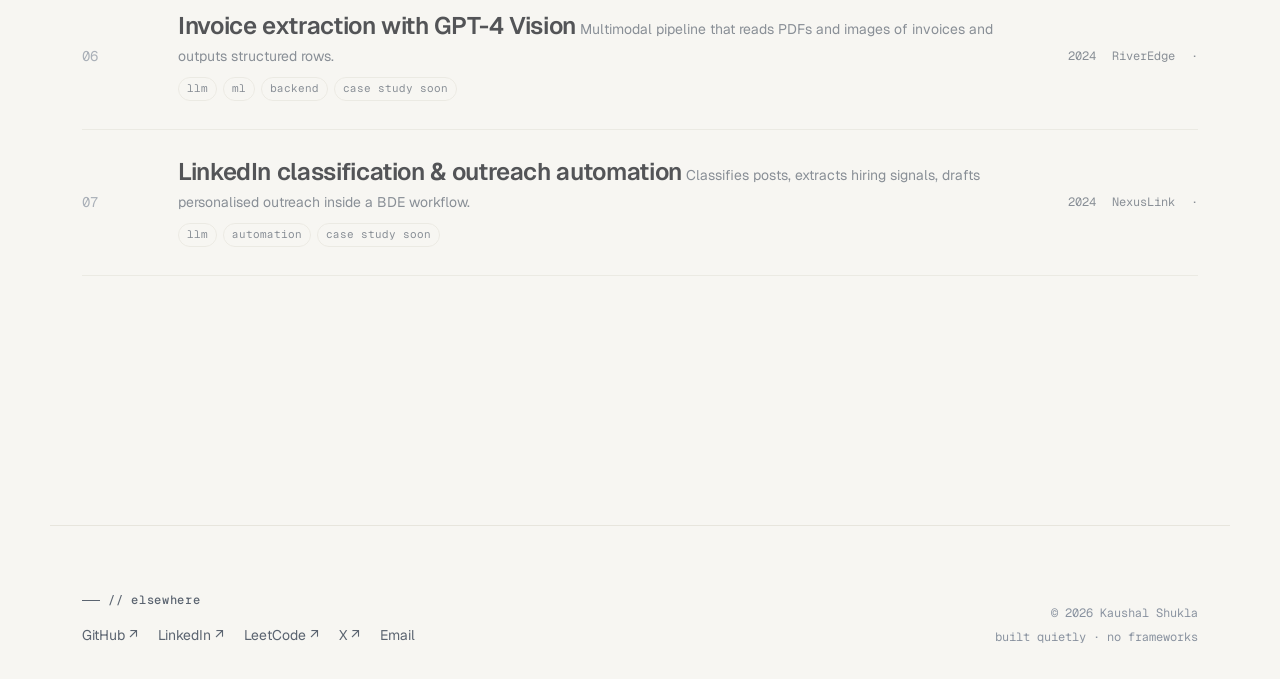
<file: work/index.html>
<!doctype html>
<html lang="en" data-theme="light">
<head>
  <meta charset="utf-8">
  <meta name="viewport" content="width=device-width, initial-scale=1">
  <title>Work — Kaushal Shukla</title>
  <meta name="description" content="Selected and complete list of work by Kaushal Shukla — LLM, RAG, audio ML and ML systems.">
  <meta name="theme-color" content="#f7f6f2">
  <link rel="icon" href="data:image/svg+xml,%3Csvg xmlns='http://www.w3.org/2000/svg' viewBox='0 0 32 32'%3E%3Crect width='32' height='32' rx='6' fill='%230e1116'/%3E%3Ctext x='50%25' y='56%25' dominant-baseline='middle' text-anchor='middle' font-family='ui-monospace,Menlo,monospace' font-size='14' font-weight='600' fill='%23f7f6f2'%3Eks%3C/text%3E%3C/svg%3E">
  <link rel="preconnect" href="https://fonts.googleapis.com">
  <link rel="preconnect" href="https://fonts.gstatic.com" crossorigin>
  <link href="https://fonts.googleapis.com/css2?family=Geist:wght@400;500;600;700&family=Geist+Mono:wght@400;500&display=swap" rel="stylesheet">
  <link rel="stylesheet" href="/css/base.css">
  <link rel="stylesheet" href="/css/site.css">
</head>
<body class="work-index">
  <header class="site-header">
    <div class="wrap site-header__inner">
      <a class="wordmark" href="/">Kaushal Shukla<span class="dot">.</span></a>
      <nav class="nav" aria-label="Primary">
        <a href="/work/" aria-current="page">Work</a>
        <a href="/about/">About</a>
        <a href="/writing/">Writing</a>
        <a href="/uses/">Uses</a>
        <button class="theme-toggle" type="button" aria-label="Toggle theme">
          <svg class="icon-moon" viewBox="0 0 24 24" fill="none" stroke="currentColor" stroke-width="2"><path d="M21 12.79A9 9 0 1 1 11.21 3 7 7 0 0 0 21 12.79z"/></svg>
          <svg class="icon-sun" viewBox="0 0 24 24" fill="none" stroke="currentColor" stroke-width="2"><circle cx="12" cy="12" r="4"/><path d="M12 2v2M12 20v2M4.93 4.93l1.41 1.41M17.66 17.66l1.41 1.41M2 12h2M20 12h2M4.93 19.07l1.41-1.41M17.66 6.34l1.41-1.41"/></svg>
        </button>
      </nav>
    </div>
  </header>

  <main>
    <section class="hero wrap">
      <p class="eyebrow reveal">// work</p>
      <h1 class="reveal" style="margin-top:18px">
        Things I've built.<br>Some shipped, some still cooking.
      </h1>
      <p class="hero__lede reveal">
        Production work from NexusLink and RiverEdge, plus a few personal projects. Click any row for the long version.
      </p>
    </section>

    <section class="section-narrow wrap">
      <div class="filters reveal" role="toolbar" aria-label="Filter by tag">
        <button class="filter" data-filter="all" aria-pressed="true">all</button>
        <button class="filter" data-filter="llm" aria-pressed="false">llm</button>
        <button class="filter" data-filter="rag" aria-pressed="false">rag</button>
        <button class="filter" data-filter="audio" aria-pressed="false">audio</button>
        <button class="filter" data-filter="ml" aria-pressed="false">ml</button>
        <button class="filter" data-filter="backend" aria-pressed="false">backend</button>
        <button class="filter" data-filter="automation" aria-pressed="false">automation</button>
      </div>

      <div class="work-grid">

        <a class="work-row reveal" href="/work/enterprise-rag/" data-tags="rag,llm,backend">
          <span class="work-row__num">01</span>
          <span>
            <span class="work-row__title">Enterprise RAG &amp; Text-to-SQL</span>
            <span class="work-row__desc">Hybrid search + reranking over heterogeneous enterprise data, with a natural-language query layer.</span>
            <span class="work-row__tags"><span class="chip">rag</span><span class="chip">llm</span><span class="chip">backend</span></span>
          </span>
          <span class="work-row__meta tnum">
            <span>2025</span>
            <span>NexusLink</span>
            <span class="work-row__arrow">↗</span>
          </span>
        </a>

        <a class="work-row reveal" href="/work/audio-noise-reduction/" data-tags="audio,ml,backend">
          <span class="work-row__num">02</span>
          <span>
            <span class="work-row__title">Audio noise reduction &amp; diarization</span>
            <span class="work-row__desc">Real-time pipeline that cleans noisy calls and produces speaker-attributed transcripts at scale.</span>
            <span class="work-row__tags"><span class="chip">audio</span><span class="chip">ml</span><span class="chip">backend</span></span>
          </span>
          <span class="work-row__meta tnum">
            <span>2024</span>
            <span>NexusLink</span>
            <span class="work-row__arrow">↗</span>
          </span>
        </a>

        <a class="work-row reveal" href="/work/smart-voicemail-llm/" data-tags="llm,audio">
          <span class="work-row__num">03</span>
          <span>
            <span class="work-row__title">Smart voicemail with LLM</span>
            <span class="work-row__desc">Transcribes, categorises and surfaces action items from voicemail.</span>
            <span class="work-row__tags"><span class="chip">llm</span><span class="chip">audio</span></span>
          </span>
          <span class="work-row__meta tnum">
            <span>2024</span>
            <span>Personal</span>
            <span class="work-row__arrow">↗</span>
          </span>
        </a>

        <a class="work-row reveal" href="/work/employee-churn-predictor/" data-tags="ml">
          <span class="work-row__num">04</span>
          <span>
            <span class="work-row__title">Employee churn predictor</span>
            <span class="work-row__desc">Tabular ML model that surfaces attrition risk before people quietly leave.</span>
            <span class="work-row__tags"><span class="chip">ml</span></span>
          </span>
          <span class="work-row__meta tnum">
            <span>2023</span>
            <span>Personal</span>
            <span class="work-row__arrow">↗</span>
          </span>
        </a>

        <a class="work-row reveal" href="/work/ai-productivity-assistant/" data-tags="llm,audio">
          <span class="work-row__num">05</span>
          <span>
            <span class="work-row__title">Voice-first productivity assistant</span>
            <span class="work-row__desc">Voice-activated GPT-4 assistant for natural-language tasks, scheduling and small workflows.</span>
            <span class="work-row__tags"><span class="chip">llm</span><span class="chip">audio</span></span>
          </span>
          <span class="work-row__meta tnum">
            <span>2023</span>
            <span>Personal</span>
            <span class="work-row__arrow">↗</span>
          </span>
        </a>

        <a class="work-row reveal" href="#" data-tags="llm,ml,backend" style="opacity:0.7;cursor:default" onclick="event.preventDefault()">
          <span class="work-row__num">06</span>
          <span>
            <span class="work-row__title">Invoice extraction with GPT-4 Vision</span>
            <span class="work-row__desc">Multimodal pipeline that reads PDFs and images of invoices and outputs structured rows.</span>
            <span class="work-row__tags"><span class="chip">llm</span><span class="chip">ml</span><span class="chip">backend</span><span class="chip">case study soon</span></span>
          </span>
          <span class="work-row__meta tnum">
            <span>2024</span>
            <span>RiverEdge</span>
            <span class="work-row__arrow">·</span>
          </span>
        </a>

        <a class="work-row reveal" href="#" data-tags="llm,automation" style="opacity:0.7;cursor:default" onclick="event.preventDefault()">
          <span class="work-row__num">07</span>
          <span>
            <span class="work-row__title">LinkedIn classification &amp; outreach automation</span>
            <span class="work-row__desc">Classifies posts, extracts hiring signals, drafts personalised outreach inside a BDE workflow.</span>
            <span class="work-row__tags"><span class="chip">llm</span><span class="chip">automation</span><span class="chip">case study soon</span></span>
          </span>
          <span class="work-row__meta tnum">
            <span>2024</span>
            <span>NexusLink</span>
            <span class="work-row__arrow">·</span>
          </span>
        </a>

      </div>
    </section>
  </main>

  <footer class="site-footer wrap">
    <div class="site-footer__inner">
      <div>
        <p class="eyebrow" style="margin-bottom:14px">// elsewhere</p>
        <div class="links">
          <a href="https://github.com/kaushvl" rel="me noopener" target="_blank">GitHub ↗</a>
          <a href="https://www.linkedin.com/in/kshl/" rel="me noopener" target="_blank">LinkedIn ↗</a>
          <a href="https://leetcode.com/kaushvl" rel="me noopener" target="_blank">LeetCode ↗</a>
          <a href="https://twitter.com/kaushvl" rel="me noopener" target="_blank">X ↗</a>
          <a href="mailto:kaushal-shukla@outlook.com">Email</a>
        </div>
      </div>
      <div class="meta">
        <div>© <span data-year>2026</span> Kaushal Shukla</div>
        <div style="margin-top:4px">built quietly · no frameworks</div>
      </div>
    </div>
  </footer>

  <script src="/js/site.js" defer></script>
</body>
</html>
</file>
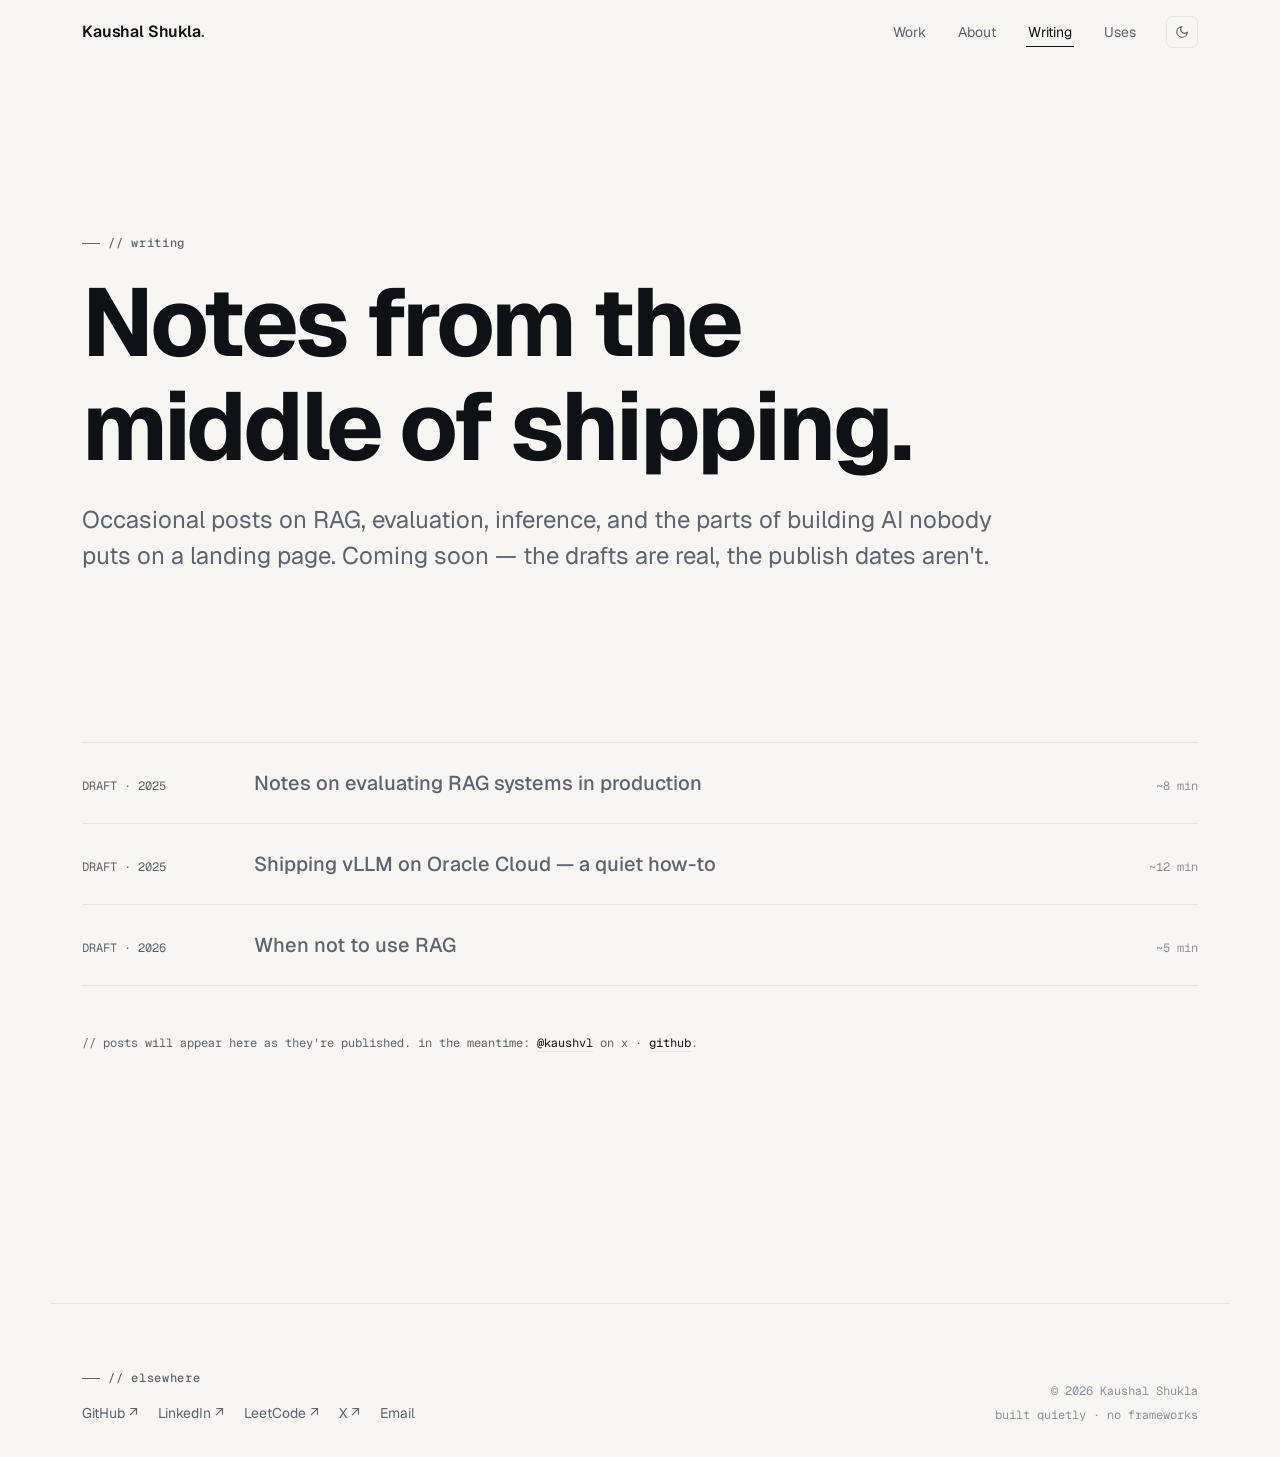
<file: writing/index.html>
<!doctype html>
<html lang="en" data-theme="light">
<head>
  <meta charset="utf-8">
  <meta name="viewport" content="width=device-width, initial-scale=1">
  <title>Writing — Kaushal Shukla</title>
  <meta name="description" content="Occasional notes on building production AI — RAG, evaluation, inference and the boring infrastructure underneath.">
  <meta name="theme-color" content="#f7f6f2">
  <link rel="icon" href="data:image/svg+xml,%3Csvg xmlns='http://www.w3.org/2000/svg' viewBox='0 0 32 32'%3E%3Crect width='32' height='32' rx='6' fill='%230e1116'/%3E%3Ctext x='50%25' y='56%25' dominant-baseline='middle' text-anchor='middle' font-family='ui-monospace,Menlo,monospace' font-size='14' font-weight='600' fill='%23f7f6f2'%3Eks%3C/text%3E%3C/svg%3E">
  <link rel="preconnect" href="https://fonts.googleapis.com">
  <link rel="preconnect" href="https://fonts.gstatic.com" crossorigin>
  <link href="https://fonts.googleapis.com/css2?family=Geist:wght@400;500;600;700&family=Geist+Mono:wght@400;500&display=swap" rel="stylesheet">
  <link rel="stylesheet" href="/css/base.css">
  <link rel="stylesheet" href="/css/site.css">
</head>
<body>
  <header class="site-header">
    <div class="wrap site-header__inner">
      <a class="wordmark" href="/">Kaushal Shukla<span class="dot">.</span></a>
      <nav class="nav" aria-label="Primary">
        <a href="/work/">Work</a>
        <a href="/about/">About</a>
        <a href="/writing/" aria-current="page">Writing</a>
        <a href="/uses/">Uses</a>
        <button class="theme-toggle" type="button" aria-label="Toggle theme">
          <svg class="icon-moon" viewBox="0 0 24 24" fill="none" stroke="currentColor" stroke-width="2"><path d="M21 12.79A9 9 0 1 1 11.21 3 7 7 0 0 0 21 12.79z"/></svg>
          <svg class="icon-sun" viewBox="0 0 24 24" fill="none" stroke="currentColor" stroke-width="2"><circle cx="12" cy="12" r="4"/><path d="M12 2v2M12 20v2M4.93 4.93l1.41 1.41M17.66 17.66l1.41 1.41M2 12h2M20 12h2M4.93 19.07l1.41-1.41M17.66 6.34l1.41-1.41"/></svg>
        </button>
      </nav>
    </div>
  </header>

  <main>
    <section class="hero wrap">
      <p class="eyebrow reveal">// writing</p>
      <h1 class="reveal" style="margin-top:18px">
        Notes from the<br>middle of shipping.
      </h1>
      <p class="hero__lede reveal">
        Occasional posts on RAG, evaluation, inference, and the parts of building AI nobody puts on a landing page. Coming soon — the drafts are real, the publish dates aren't.
      </p>
    </section>

    <section class="section-narrow wrap">
      <div class="posts reveal">

        <article class="post-row is-draft">
          <div class="date">DRAFT · 2025</div>
          <div class="title">Notes on evaluating RAG systems in production</div>
          <div class="read">~8 min</div>
        </article>

        <article class="post-row is-draft">
          <div class="date">DRAFT · 2025</div>
          <div class="title">Shipping vLLM on Oracle Cloud — a quiet how-to</div>
          <div class="read">~12 min</div>
        </article>

        <article class="post-row is-draft">
          <div class="date">DRAFT · 2026</div>
          <div class="title">When not to use RAG</div>
          <div class="read">~5 min</div>
        </article>

      </div>

      <p style="margin-top:48px;color:var(--muted);font-family:var(--font-mono);font-size:var(--fs-12)">
        // posts will appear here as they're published. in the meantime: <a href="https://twitter.com/kaushvl" target="_blank" rel="noopener">@kaushvl</a> on x · <a href="https://github.com/kaushvl" target="_blank" rel="noopener">github</a>.
      </p>
    </section>
  </main>

  <footer class="site-footer wrap">
    <div class="site-footer__inner">
      <div>
        <p class="eyebrow" style="margin-bottom:14px">// elsewhere</p>
        <div class="links">
          <a href="https://github.com/kaushvl" rel="me noopener" target="_blank">GitHub ↗</a>
          <a href="https://www.linkedin.com/in/kshl/" rel="me noopener" target="_blank">LinkedIn ↗</a>
          <a href="https://leetcode.com/kaushvl" rel="me noopener" target="_blank">LeetCode ↗</a>
          <a href="https://twitter.com/kaushvl" rel="me noopener" target="_blank">X ↗</a>
          <a href="mailto:kaushal-shukla@outlook.com">Email</a>
        </div>
      </div>
      <div class="meta">
        <div>© <span data-year>2026</span> Kaushal Shukla</div>
        <div style="margin-top:4px">built quietly · no frameworks</div>
      </div>
    </div>
  </footer>

  <script src="/js/site.js" defer></script>
</body>
</html>
</file>
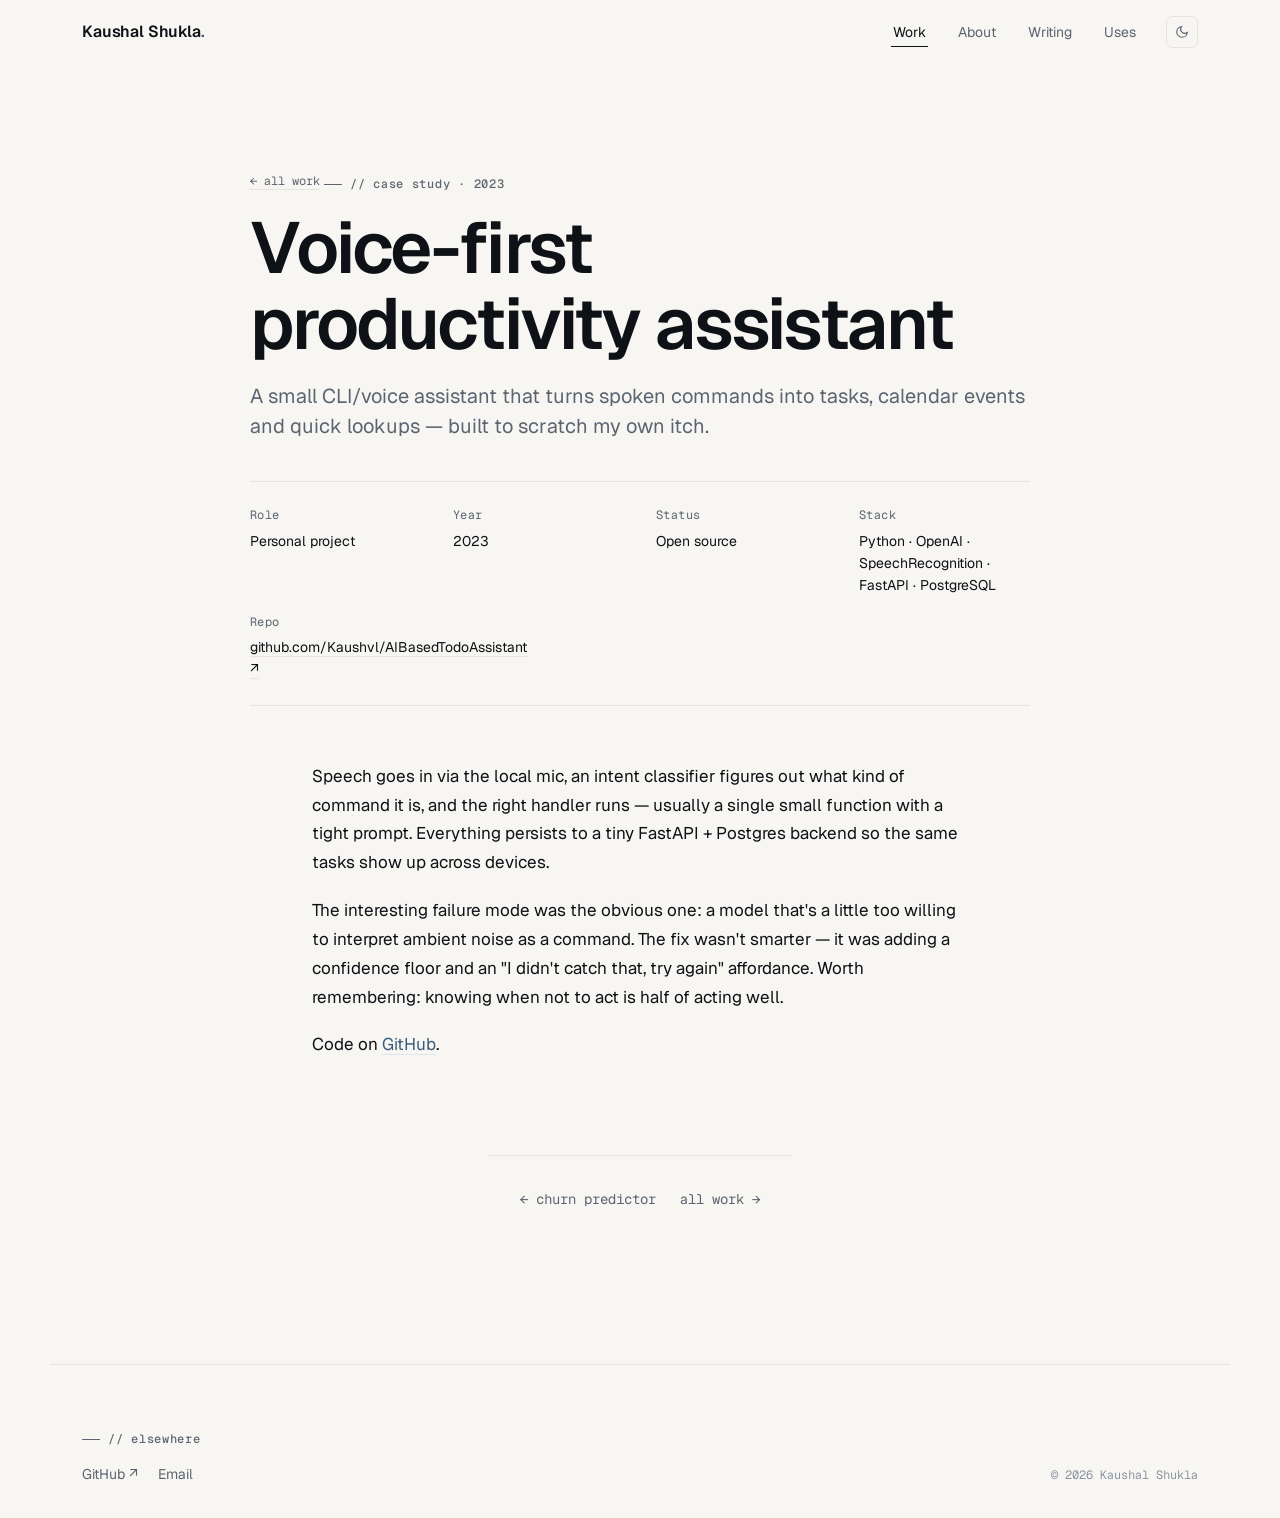
<file: work/ai-productivity-assistant/index.html>
<!doctype html>
<html lang="en" data-theme="light">
<head>
  <meta charset="utf-8">
  <meta name="viewport" content="width=device-width, initial-scale=1">
  <title>Voice-first productivity assistant — Kaushal Shukla</title>
  <meta name="description" content="A voice-activated GPT-4 assistant for natural-language tasks, scheduling and small workflows.">
  <meta name="theme-color" content="#f7f6f2">
  <link rel="icon" href="data:image/svg+xml,%3Csvg xmlns='http://www.w3.org/2000/svg' viewBox='0 0 32 32'%3E%3Crect width='32' height='32' rx='6' fill='%230e1116'/%3E%3Ctext x='50%25' y='56%25' dominant-baseline='middle' text-anchor='middle' font-family='ui-monospace,Menlo,monospace' font-size='14' font-weight='600' fill='%23f7f6f2'%3Eks%3C/text%3E%3C/svg%3E">
  <link rel="preconnect" href="https://fonts.googleapis.com">
  <link rel="preconnect" href="https://fonts.gstatic.com" crossorigin>
  <link href="https://fonts.googleapis.com/css2?family=Geist:wght@400;500;600;700&family=Geist+Mono:wght@400;500&display=swap" rel="stylesheet">
  <link rel="stylesheet" href="/css/base.css">
  <link rel="stylesheet" href="/css/site.css">
</head>
<body>
  <header class="site-header">
    <div class="wrap site-header__inner">
      <a class="wordmark" href="/">Kaushal Shukla<span class="dot">.</span></a>
      <nav class="nav" aria-label="Primary">
        <a href="/work/" aria-current="page">Work</a>
        <a href="/about/">About</a>
        <a href="/writing/">Writing</a>
        <a href="/uses/">Uses</a>
        <button class="theme-toggle" type="button" aria-label="Toggle theme">
          <svg class="icon-moon" viewBox="0 0 24 24" fill="none" stroke="currentColor" stroke-width="2"><path d="M21 12.79A9 9 0 1 1 11.21 3 7 7 0 0 0 21 12.79z"/></svg>
          <svg class="icon-sun" viewBox="0 0 24 24" fill="none" stroke="currentColor" stroke-width="2"><circle cx="12" cy="12" r="4"/><path d="M12 2v2M12 20v2M4.93 4.93l1.41 1.41M17.66 17.66l1.41 1.41M2 12h2M20 12h2M4.93 19.07l1.41-1.41M17.66 6.34l1.41-1.41"/></svg>
        </button>
      </nav>
    </div>
  </header>

  <main>
    <article class="case">
      <header class="case__head reveal">
        <a class="case__back" href="/work/">← all work</a>
        <p class="eyebrow" style="margin-top:14px">// case study · 2023</p>
        <h1 class="case__title">Voice-first<br>productivity assistant</h1>
        <p class="case__lede">
          A small CLI/voice assistant that turns spoken commands into tasks, calendar events and quick lookups — built to scratch my own itch.
        </p>
        <dl class="case__meta">
          <div><dt>Role</dt><dd>Personal project</dd></div>
          <div><dt>Year</dt><dd>2023</dd></div>
          <div><dt>Status</dt><dd>Open source</dd></div>
          <div><dt>Stack</dt><dd>Python · OpenAI · SpeechRecognition · FastAPI · PostgreSQL</dd></div>
          <div><dt>Repo</dt><dd><a href="https://github.com/Kaushvl/AIBasedTodoAssistant" rel="noopener" target="_blank">github.com/Kaushvl/AIBasedTodoAssistant ↗</a></dd></div>
        </dl>
      </header>

      <div class="case__body">
        <div class="prose reveal">
          <p>
            Speech goes in via the local mic, an intent classifier figures out what kind of command it is, and the right handler runs — usually a single small function with a tight prompt. Everything persists to a tiny FastAPI + Postgres backend so the same tasks show up across devices.
          </p>
          <p>
            The interesting failure mode was the obvious one: a model that's a little too willing to interpret ambient noise as a command. The fix wasn't smarter — it was adding a confidence floor and an "I didn't catch that, try again" affordance. Worth remembering: knowing when not to act is half of acting well.
          </p>
          <p>
            Code on <a href="https://github.com/Kaushvl/AIBasedTodoAssistant" rel="noopener" target="_blank">GitHub</a>.
          </p>
        </div>
      </div>

      <nav class="case__next">
        <a href="/work/employee-churn-predictor/">← churn predictor</a>
        <a href="/work/">all work →</a>
      </nav>
    </article>
  </main>

  <footer class="site-footer wrap">
    <div class="site-footer__inner">
      <div>
        <p class="eyebrow" style="margin-bottom:14px">// elsewhere</p>
        <div class="links">
          <a href="https://github.com/kaushvl" rel="me noopener" target="_blank">GitHub ↗</a>
          <a href="mailto:kaushal-shukla@outlook.com">Email</a>
        </div>
      </div>
      <div class="meta">
        <div>© <span data-year>2026</span> Kaushal Shukla</div>
      </div>
    </div>
  </footer>

  <script src="/js/site.js" defer></script>
</body>
</html>
</file>
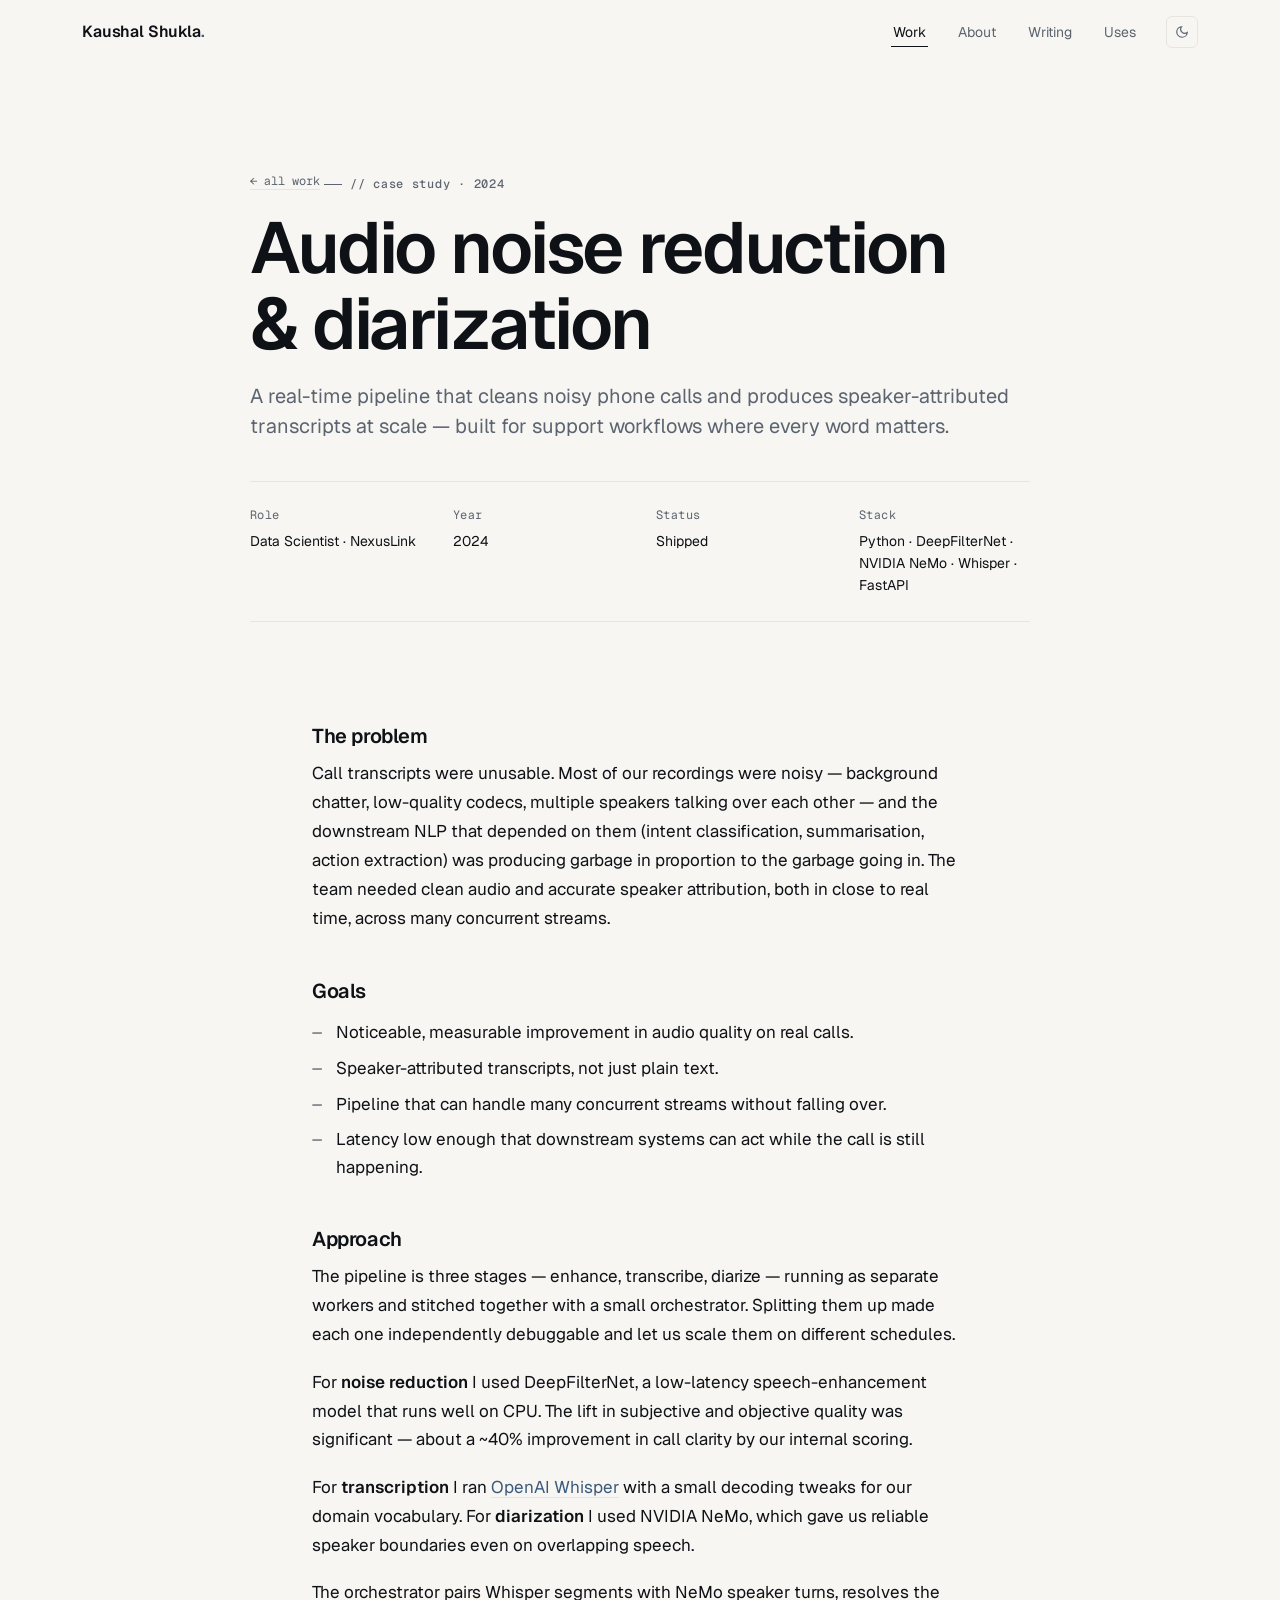
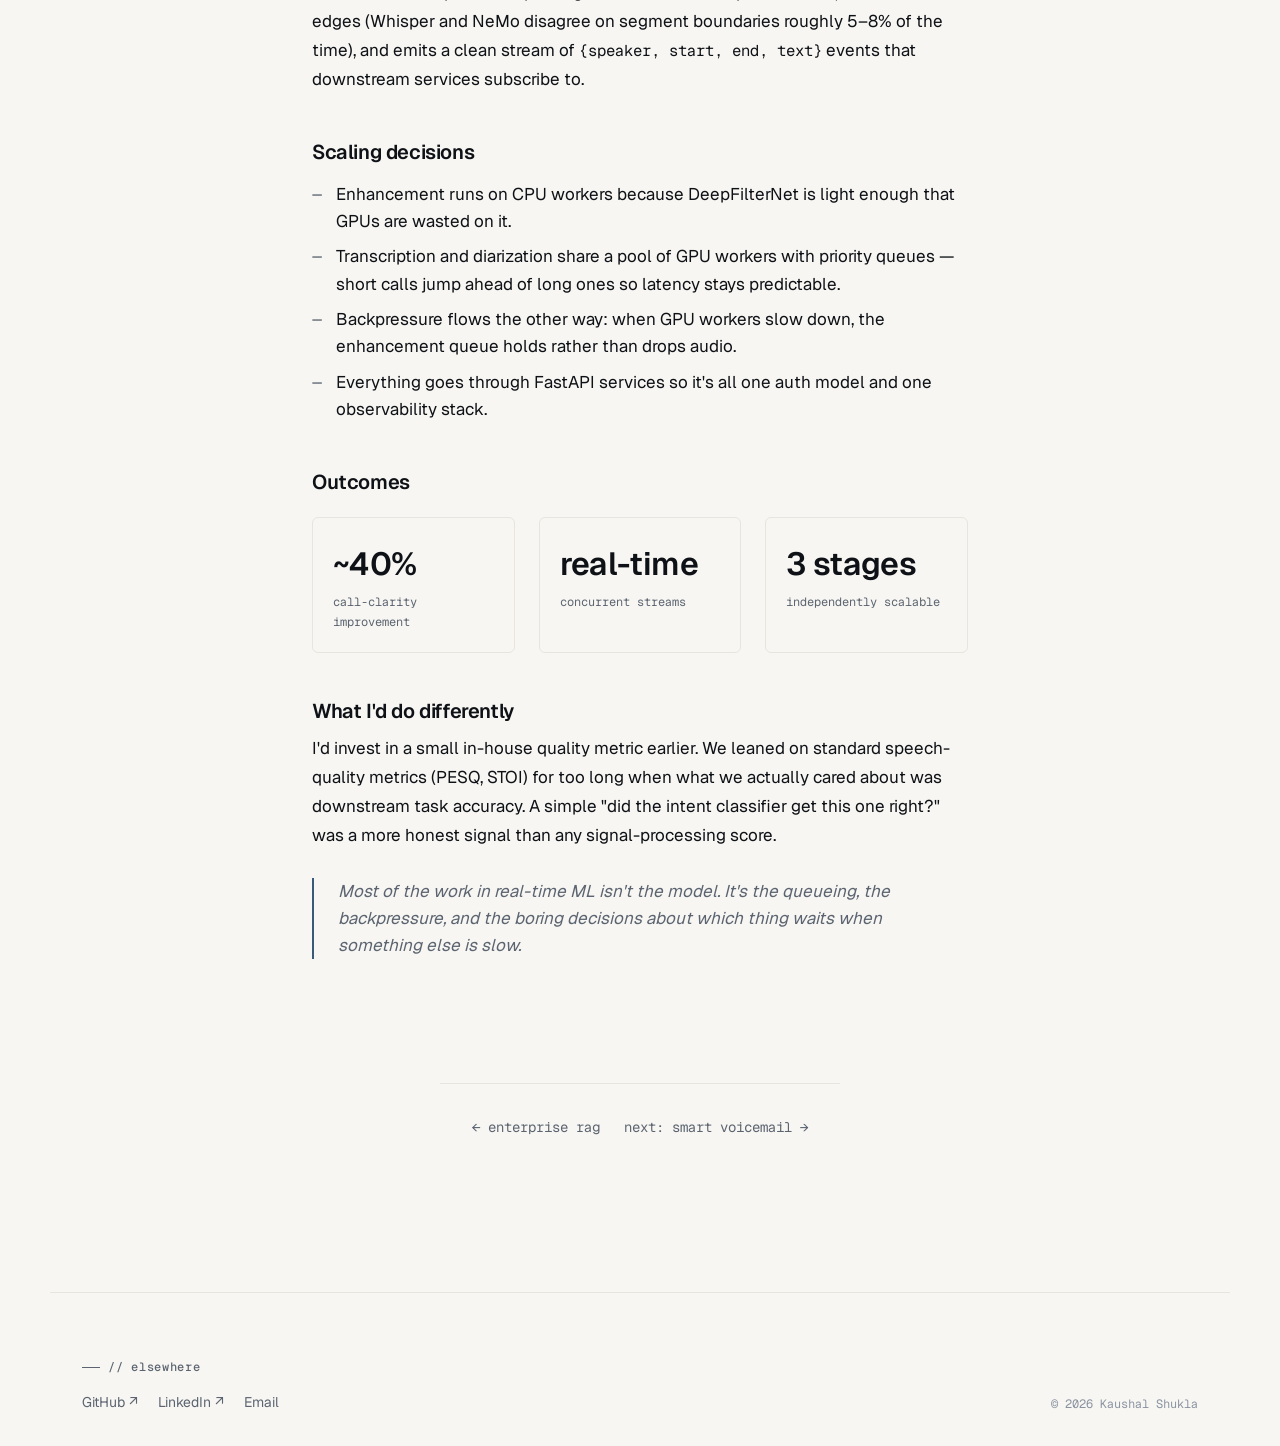
<file: work/audio-noise-reduction/index.html>
<!doctype html>
<html lang="en" data-theme="light">
<head>
  <meta charset="utf-8">
  <meta name="viewport" content="width=device-width, initial-scale=1">
  <title>Audio noise reduction & diarization — Kaushal Shukla</title>
  <meta name="description" content="A real-time audio pipeline that cleans noisy calls and produces speaker-attributed transcripts at scale.">
  <meta name="theme-color" content="#f7f6f2">
  <link rel="icon" href="data:image/svg+xml,%3Csvg xmlns='http://www.w3.org/2000/svg' viewBox='0 0 32 32'%3E%3Crect width='32' height='32' rx='6' fill='%230e1116'/%3E%3Ctext x='50%25' y='56%25' dominant-baseline='middle' text-anchor='middle' font-family='ui-monospace,Menlo,monospace' font-size='14' font-weight='600' fill='%23f7f6f2'%3Eks%3C/text%3E%3C/svg%3E">
  <link rel="preconnect" href="https://fonts.googleapis.com">
  <link rel="preconnect" href="https://fonts.gstatic.com" crossorigin>
  <link href="https://fonts.googleapis.com/css2?family=Geist:wght@400;500;600;700&family=Geist+Mono:wght@400;500&display=swap" rel="stylesheet">
  <link rel="stylesheet" href="/css/base.css">
  <link rel="stylesheet" href="/css/site.css">
</head>
<body>
  <header class="site-header">
    <div class="wrap site-header__inner">
      <a class="wordmark" href="/">Kaushal Shukla<span class="dot">.</span></a>
      <nav class="nav" aria-label="Primary">
        <a href="/work/" aria-current="page">Work</a>
        <a href="/about/">About</a>
        <a href="/writing/">Writing</a>
        <a href="/uses/">Uses</a>
        <button class="theme-toggle" type="button" aria-label="Toggle theme">
          <svg class="icon-moon" viewBox="0 0 24 24" fill="none" stroke="currentColor" stroke-width="2"><path d="M21 12.79A9 9 0 1 1 11.21 3 7 7 0 0 0 21 12.79z"/></svg>
          <svg class="icon-sun" viewBox="0 0 24 24" fill="none" stroke="currentColor" stroke-width="2"><circle cx="12" cy="12" r="4"/><path d="M12 2v2M12 20v2M4.93 4.93l1.41 1.41M17.66 17.66l1.41 1.41M2 12h2M20 12h2M4.93 19.07l1.41-1.41M17.66 6.34l1.41-1.41"/></svg>
        </button>
      </nav>
    </div>
  </header>

  <main>
    <article class="case">
      <header class="case__head reveal">
        <a class="case__back" href="/work/">← all work</a>
        <p class="eyebrow" style="margin-top:14px">// case study · 2024</p>
        <h1 class="case__title">Audio noise reduction<br>&amp; diarization</h1>
        <p class="case__lede">
          A real-time pipeline that cleans noisy phone calls and produces speaker-attributed transcripts at scale — built for support workflows where every word matters.
        </p>
        <dl class="case__meta">
          <div><dt>Role</dt><dd>Data Scientist · NexusLink</dd></div>
          <div><dt>Year</dt><dd>2024</dd></div>
          <div><dt>Status</dt><dd>Shipped</dd></div>
          <div><dt>Stack</dt><dd>Python · DeepFilterNet · NVIDIA NeMo · Whisper · FastAPI</dd></div>
        </dl>
      </header>

      <div class="case__body">
        <div class="prose reveal">
          <h3>The problem</h3>
          <p>
            Call transcripts were unusable. Most of our recordings were noisy — background chatter, low-quality codecs, multiple speakers talking over each other — and the downstream NLP that depended on them (intent classification, summarisation, action extraction) was producing garbage in proportion to the garbage going in. The team needed clean audio and accurate speaker attribution, both in close to real time, across many concurrent streams.
          </p>

          <h3>Goals</h3>
          <ul>
            <li>Noticeable, measurable improvement in audio quality on real calls.</li>
            <li>Speaker-attributed transcripts, not just plain text.</li>
            <li>Pipeline that can handle many concurrent streams without falling over.</li>
            <li>Latency low enough that downstream systems can act while the call is still happening.</li>
          </ul>

          <h3>Approach</h3>
          <p>
            The pipeline is three stages — enhance, transcribe, diarize — running as separate workers and stitched together with a small orchestrator. Splitting them up made each one independently debuggable and let us scale them on different schedules.
          </p>
          <p>
            For <strong>noise reduction</strong> I used DeepFilterNet, a low-latency speech-enhancement model that runs well on CPU. The lift in subjective and objective quality was significant — about a ~40% improvement in call clarity by our internal scoring.
          </p>
          <p>
            For <strong>transcription</strong> I ran <a href="https://github.com/openai/whisper" rel="noopener" target="_blank">OpenAI Whisper</a> with a small decoding tweaks for our domain vocabulary. For <strong>diarization</strong> I used NVIDIA NeMo, which gave us reliable speaker boundaries even on overlapping speech.
          </p>
          <p>
            The orchestrator pairs Whisper segments with NeMo speaker turns, resolves the edges (Whisper and NeMo disagree on segment boundaries roughly 5–8% of the time), and emits a clean stream of <code>{speaker, start, end, text}</code> events that downstream services subscribe to.
          </p>

          <h3>Scaling decisions</h3>
          <ul>
            <li>Enhancement runs on CPU workers because DeepFilterNet is light enough that GPUs are wasted on it.</li>
            <li>Transcription and diarization share a pool of GPU workers with priority queues — short calls jump ahead of long ones so latency stays predictable.</li>
            <li>Backpressure flows the other way: when GPU workers slow down, the enhancement queue holds rather than drops audio.</li>
            <li>Everything goes through FastAPI services so it's all one auth model and one observability stack.</li>
          </ul>

          <h3>Outcomes</h3>
          <div class="case__outcomes">
            <div class="case__outcome"><div class="num tnum">~40%</div><div class="label">call-clarity improvement</div></div>
            <div class="case__outcome"><div class="num tnum">real-time</div><div class="label">concurrent streams</div></div>
            <div class="case__outcome"><div class="num tnum">3 stages</div><div class="label">independently scalable</div></div>
          </div>

          <h3>What I'd do differently</h3>
          <p>
            I'd invest in a small in-house quality metric earlier. We leaned on standard speech-quality metrics (PESQ, STOI) for too long when what we actually cared about was downstream task accuracy. A simple "did the intent classifier get this one right?" was a more honest signal than any signal-processing score.
          </p>

          <blockquote>
            Most of the work in real-time ML isn't the model. It's the queueing, the backpressure, and the boring decisions about which thing waits when something else is slow.
          </blockquote>
        </div>
      </div>

      <nav class="case__next">
        <a href="/work/enterprise-rag/">← enterprise rag</a>
        <a href="/work/smart-voicemail-llm/">next: smart voicemail →</a>
      </nav>
    </article>
  </main>

  <footer class="site-footer wrap">
    <div class="site-footer__inner">
      <div>
        <p class="eyebrow" style="margin-bottom:14px">// elsewhere</p>
        <div class="links">
          <a href="https://github.com/kaushvl" rel="me noopener" target="_blank">GitHub ↗</a>
          <a href="https://www.linkedin.com/in/kshl/" rel="me noopener" target="_blank">LinkedIn ↗</a>
          <a href="mailto:kaushal-shukla@outlook.com">Email</a>
        </div>
      </div>
      <div class="meta">
        <div>© <span data-year>2026</span> Kaushal Shukla</div>
      </div>
    </div>
  </footer>

  <script src="/js/site.js" defer></script>
</body>
</html>
</file>
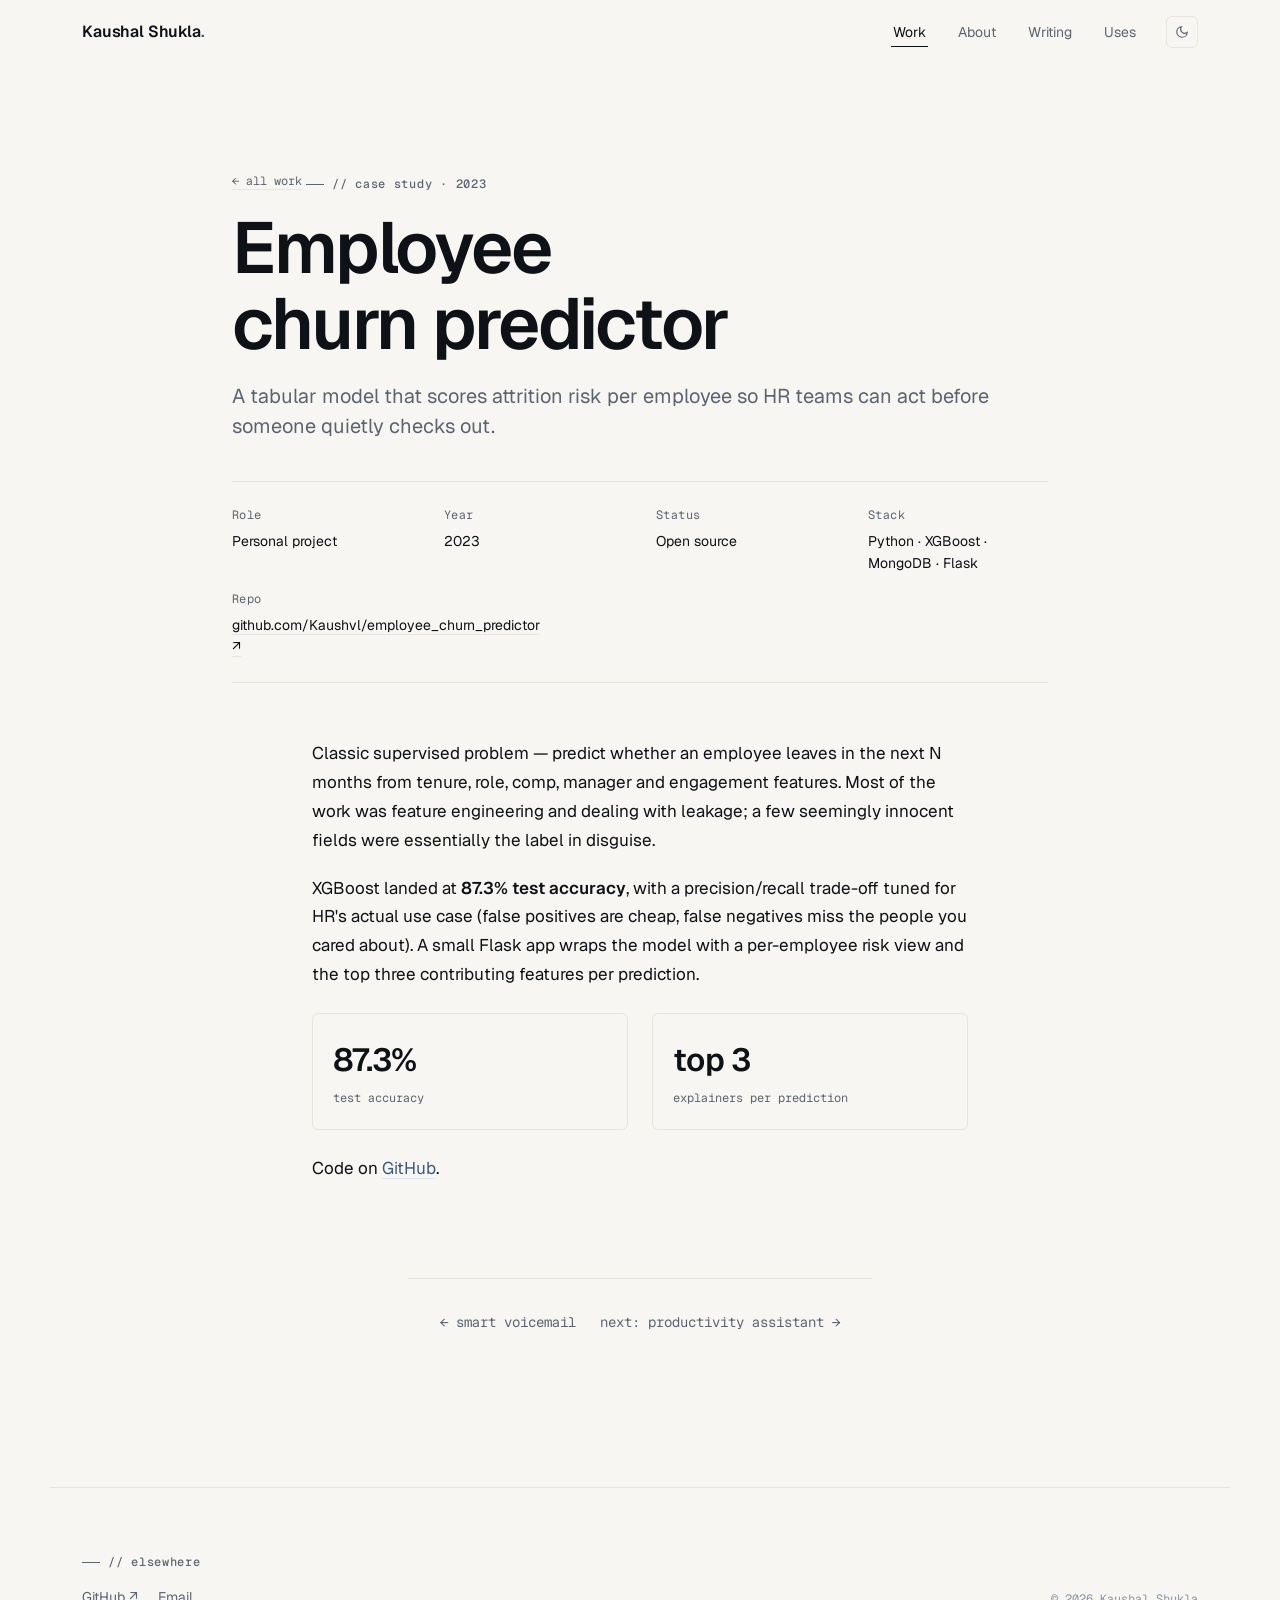
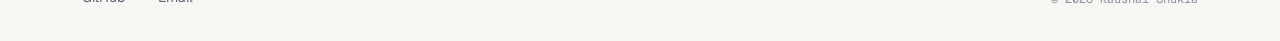
<file: work/employee-churn-predictor/index.html>
<!doctype html>
<html lang="en" data-theme="light">
<head>
  <meta charset="utf-8">
  <meta name="viewport" content="width=device-width, initial-scale=1">
  <title>Employee churn predictor — Kaushal Shukla</title>
  <meta name="description" content="A tabular ML model that surfaces attrition risk early — built as a teaching project, ended up genuinely useful.">
  <meta name="theme-color" content="#f7f6f2">
  <link rel="icon" href="data:image/svg+xml,%3Csvg xmlns='http://www.w3.org/2000/svg' viewBox='0 0 32 32'%3E%3Crect width='32' height='32' rx='6' fill='%230e1116'/%3E%3Ctext x='50%25' y='56%25' dominant-baseline='middle' text-anchor='middle' font-family='ui-monospace,Menlo,monospace' font-size='14' font-weight='600' fill='%23f7f6f2'%3Eks%3C/text%3E%3C/svg%3E">
  <link rel="preconnect" href="https://fonts.googleapis.com">
  <link rel="preconnect" href="https://fonts.gstatic.com" crossorigin>
  <link href="https://fonts.googleapis.com/css2?family=Geist:wght@400;500;600;700&family=Geist+Mono:wght@400;500&display=swap" rel="stylesheet">
  <link rel="stylesheet" href="/css/base.css">
  <link rel="stylesheet" href="/css/site.css">
</head>
<body>
  <header class="site-header">
    <div class="wrap site-header__inner">
      <a class="wordmark" href="/">Kaushal Shukla<span class="dot">.</span></a>
      <nav class="nav" aria-label="Primary">
        <a href="/work/" aria-current="page">Work</a>
        <a href="/about/">About</a>
        <a href="/writing/">Writing</a>
        <a href="/uses/">Uses</a>
        <button class="theme-toggle" type="button" aria-label="Toggle theme">
          <svg class="icon-moon" viewBox="0 0 24 24" fill="none" stroke="currentColor" stroke-width="2"><path d="M21 12.79A9 9 0 1 1 11.21 3 7 7 0 0 0 21 12.79z"/></svg>
          <svg class="icon-sun" viewBox="0 0 24 24" fill="none" stroke="currentColor" stroke-width="2"><circle cx="12" cy="12" r="4"/><path d="M12 2v2M12 20v2M4.93 4.93l1.41 1.41M17.66 17.66l1.41 1.41M2 12h2M20 12h2M4.93 19.07l1.41-1.41M17.66 6.34l1.41-1.41"/></svg>
        </button>
      </nav>
    </div>
  </header>

  <main>
    <article class="case">
      <header class="case__head reveal">
        <a class="case__back" href="/work/">← all work</a>
        <p class="eyebrow" style="margin-top:14px">// case study · 2023</p>
        <h1 class="case__title">Employee churn predictor</h1>
        <p class="case__lede">
          A tabular model that scores attrition risk per employee so HR teams can act before someone quietly checks out.
        </p>
        <dl class="case__meta">
          <div><dt>Role</dt><dd>Personal project</dd></div>
          <div><dt>Year</dt><dd>2023</dd></div>
          <div><dt>Status</dt><dd>Open source</dd></div>
          <div><dt>Stack</dt><dd>Python · XGBoost · MongoDB · Flask</dd></div>
          <div><dt>Repo</dt><dd><a href="https://github.com/Kaushvl/employee_churn_predictor" rel="noopener" target="_blank">github.com/Kaushvl/employee_churn_predictor ↗</a></dd></div>
        </dl>
      </header>

      <div class="case__body">
        <div class="prose reveal">
          <p>
            Classic supervised problem — predict whether an employee leaves in the next N months from tenure, role, comp, manager and engagement features. Most of the work was feature engineering and dealing with leakage; a few seemingly innocent fields were essentially the label in disguise.
          </p>
          <p>
            XGBoost landed at <strong>87.3% test accuracy</strong>, with a precision/recall trade-off tuned for HR's actual use case (false positives are cheap, false negatives miss the people you cared about). A small Flask app wraps the model with a per-employee risk view and the top three contributing features per prediction.
          </p>
          <div class="case__outcomes">
            <div class="case__outcome"><div class="num tnum">87.3%</div><div class="label">test accuracy</div></div>
            <div class="case__outcome"><div class="num tnum">top 3</div><div class="label">explainers per prediction</div></div>
          </div>
          <p style="margin-top:24px">
            Code on <a href="https://github.com/Kaushvl/employee_churn_predictor" rel="noopener" target="_blank">GitHub</a>.
          </p>
        </div>
      </div>

      <nav class="case__next">
        <a href="/work/smart-voicemail-llm/">← smart voicemail</a>
        <a href="/work/ai-productivity-assistant/">next: productivity assistant →</a>
      </nav>
    </article>
  </main>

  <footer class="site-footer wrap">
    <div class="site-footer__inner">
      <div>
        <p class="eyebrow" style="margin-bottom:14px">// elsewhere</p>
        <div class="links">
          <a href="https://github.com/kaushvl" rel="me noopener" target="_blank">GitHub ↗</a>
          <a href="mailto:kaushal-shukla@outlook.com">Email</a>
        </div>
      </div>
      <div class="meta">
        <div>© <span data-year>2026</span> Kaushal Shukla</div>
      </div>
    </div>
  </footer>

  <script src="/js/site.js" defer></script>
</body>
</html>
</file>
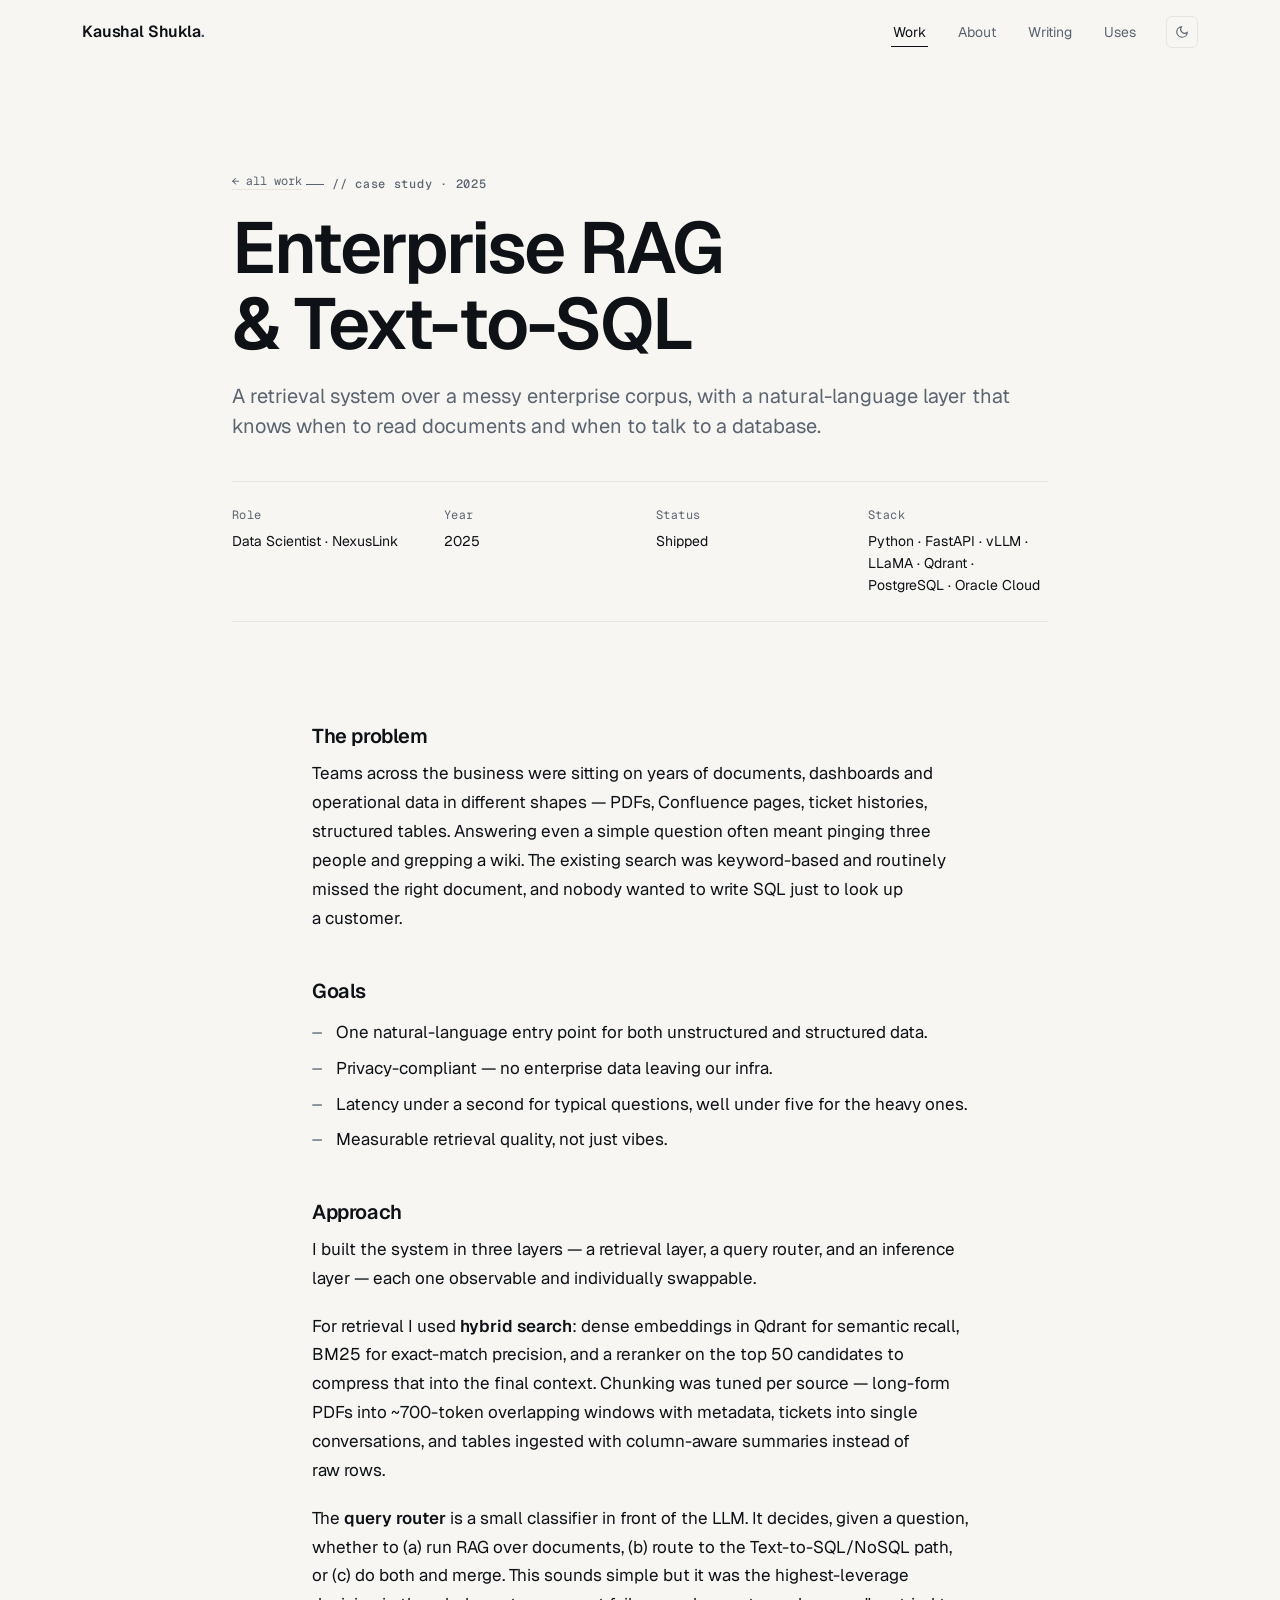
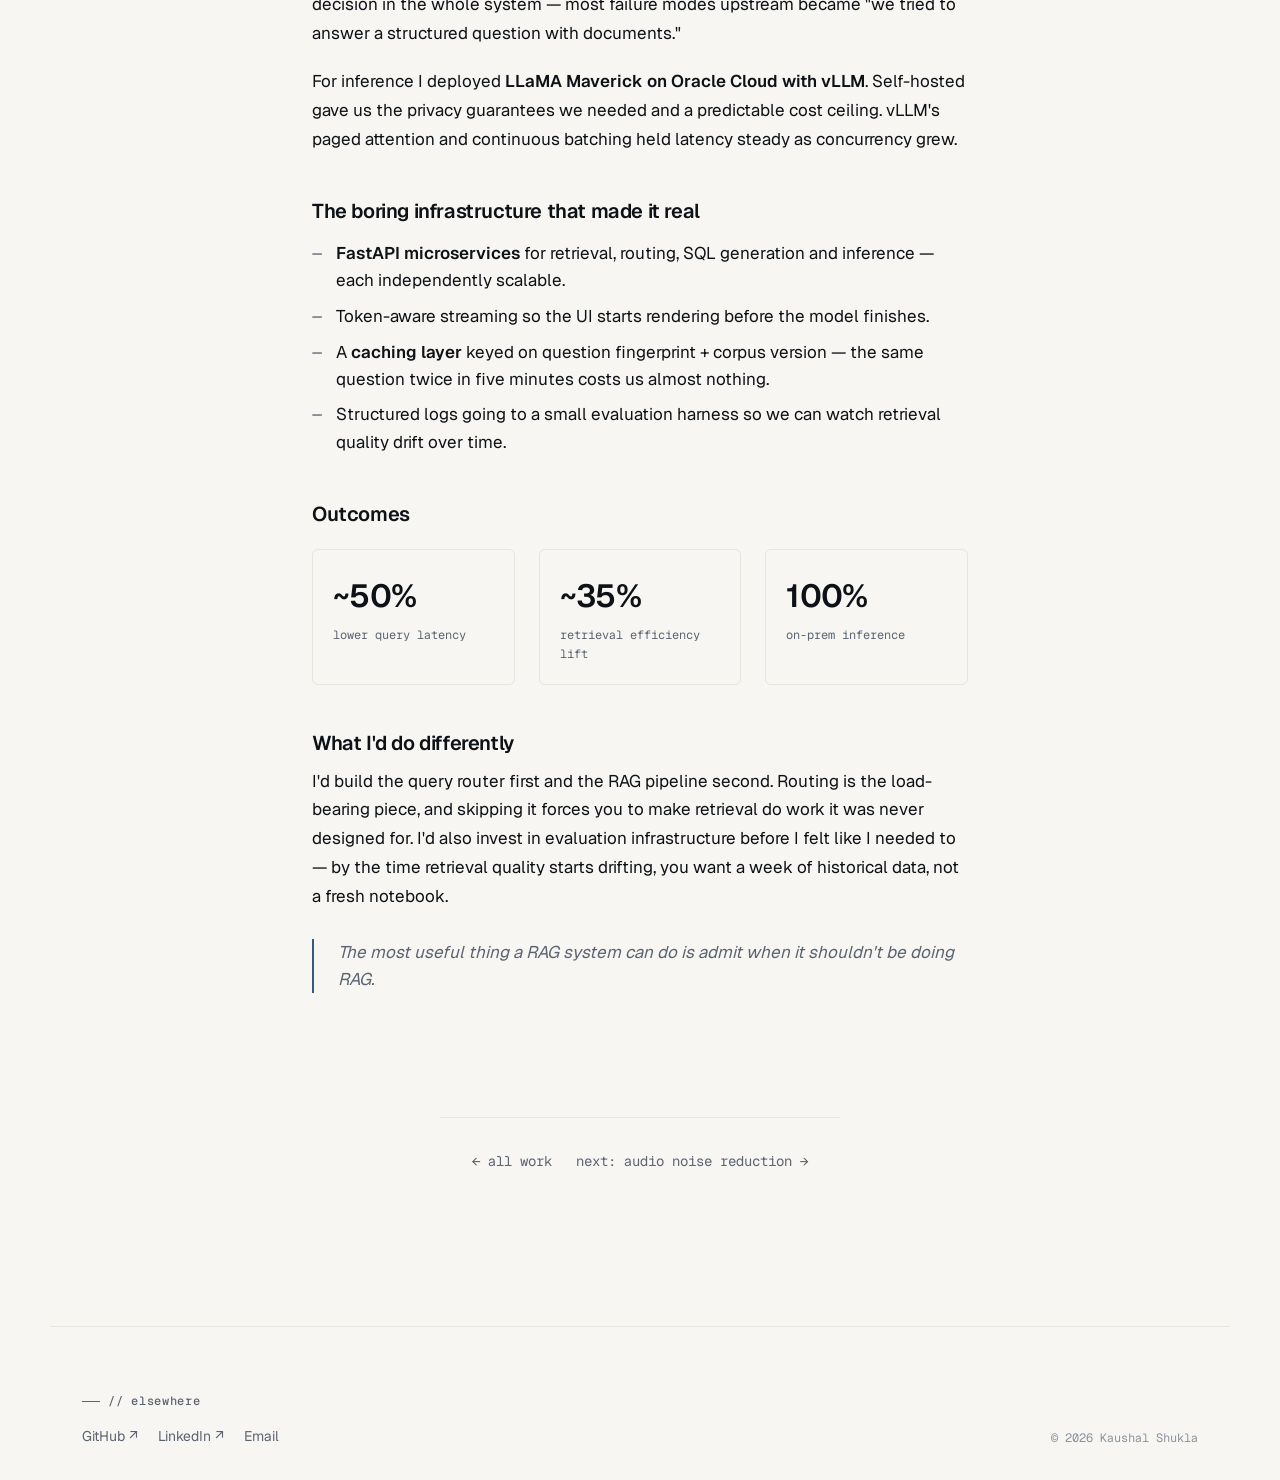
<file: work/enterprise-rag/index.html>
<!doctype html>
<html lang="en" data-theme="light">
<head>
  <meta charset="utf-8">
  <meta name="viewport" content="width=device-width, initial-scale=1">
  <title>Enterprise RAG & Text-to-SQL — Kaushal Shukla</title>
  <meta name="description" content="A production retrieval system over heterogeneous enterprise data, with a natural-language query layer.">
  <meta name="theme-color" content="#f7f6f2">
  <link rel="icon" href="data:image/svg+xml,%3Csvg xmlns='http://www.w3.org/2000/svg' viewBox='0 0 32 32'%3E%3Crect width='32' height='32' rx='6' fill='%230e1116'/%3E%3Ctext x='50%25' y='56%25' dominant-baseline='middle' text-anchor='middle' font-family='ui-monospace,Menlo,monospace' font-size='14' font-weight='600' fill='%23f7f6f2'%3Eks%3C/text%3E%3C/svg%3E">
  <link rel="preconnect" href="https://fonts.googleapis.com">
  <link rel="preconnect" href="https://fonts.gstatic.com" crossorigin>
  <link href="https://fonts.googleapis.com/css2?family=Geist:wght@400;500;600;700&family=Geist+Mono:wght@400;500&display=swap" rel="stylesheet">
  <link rel="stylesheet" href="/css/base.css">
  <link rel="stylesheet" href="/css/site.css">
</head>
<body>
  <header class="site-header">
    <div class="wrap site-header__inner">
      <a class="wordmark" href="/">Kaushal Shukla<span class="dot">.</span></a>
      <nav class="nav" aria-label="Primary">
        <a href="/work/" aria-current="page">Work</a>
        <a href="/about/">About</a>
        <a href="/writing/">Writing</a>
        <a href="/uses/">Uses</a>
        <button class="theme-toggle" type="button" aria-label="Toggle theme">
          <svg class="icon-moon" viewBox="0 0 24 24" fill="none" stroke="currentColor" stroke-width="2"><path d="M21 12.79A9 9 0 1 1 11.21 3 7 7 0 0 0 21 12.79z"/></svg>
          <svg class="icon-sun" viewBox="0 0 24 24" fill="none" stroke="currentColor" stroke-width="2"><circle cx="12" cy="12" r="4"/><path d="M12 2v2M12 20v2M4.93 4.93l1.41 1.41M17.66 17.66l1.41 1.41M2 12h2M20 12h2M4.93 19.07l1.41-1.41M17.66 6.34l1.41-1.41"/></svg>
        </button>
      </nav>
    </div>
  </header>

  <main>
    <article class="case">
      <header class="case__head reveal">
        <a class="case__back" href="/work/">← all work</a>
        <p class="eyebrow" style="margin-top:14px">// case study · 2025</p>
        <h1 class="case__title">Enterprise RAG &amp; Text-to-SQL</h1>
        <p class="case__lede">
          A retrieval system over a messy enterprise corpus, with a natural-language layer that knows when to read documents and when to talk to a database.
        </p>
        <dl class="case__meta">
          <div><dt>Role</dt><dd>Data Scientist · NexusLink</dd></div>
          <div><dt>Year</dt><dd>2025</dd></div>
          <div><dt>Status</dt><dd>Shipped</dd></div>
          <div><dt>Stack</dt><dd>Python · FastAPI · vLLM · LLaMA · Qdrant · PostgreSQL · Oracle Cloud</dd></div>
        </dl>
      </header>

      <div class="case__body">
        <div class="prose reveal">
          <h3>The problem</h3>
          <p>
            Teams across the business were sitting on years of documents, dashboards and operational data in different shapes — PDFs, Confluence pages, ticket histories, structured tables. Answering even a simple question often meant pinging three people and grepping a wiki. The existing search was keyword-based and routinely missed the right document, and nobody wanted to write SQL just to look up a customer.
          </p>

          <h3>Goals</h3>
          <ul>
            <li>One natural-language entry point for both unstructured and structured data.</li>
            <li>Privacy-compliant — no enterprise data leaving our infra.</li>
            <li>Latency under a second for typical questions, well under five for the heavy ones.</li>
            <li>Measurable retrieval quality, not just vibes.</li>
          </ul>

          <h3>Approach</h3>
          <p>
            I built the system in three layers — a retrieval layer, a query router, and an inference layer — each one observable and individually swappable.
          </p>
          <p>
            For retrieval I used <strong>hybrid search</strong>: dense embeddings in Qdrant for semantic recall, BM25 for exact-match precision, and a reranker on the top 50 candidates to compress that into the final context. Chunking was tuned per source — long-form PDFs into ~700-token overlapping windows with metadata, tickets into single conversations, and tables ingested with column-aware summaries instead of raw rows.
          </p>
          <p>
            The <strong>query router</strong> is a small classifier in front of the LLM. It decides, given a question, whether to (a) run RAG over documents, (b) route to the Text-to-SQL/NoSQL path, or (c) do both and merge. This sounds simple but it was the highest-leverage decision in the whole system — most failure modes upstream became "we tried to answer a structured question with documents."
          </p>
          <p>
            For inference I deployed <strong>LLaMA Maverick on Oracle Cloud with vLLM</strong>. Self-hosted gave us the privacy guarantees we needed and a predictable cost ceiling. vLLM's paged attention and continuous batching held latency steady as concurrency grew.
          </p>

          <h3>The boring infrastructure that made it real</h3>
          <ul>
            <li><strong>FastAPI microservices</strong> for retrieval, routing, SQL generation and inference — each independently scalable.</li>
            <li>Token-aware streaming so the UI starts rendering before the model finishes.</li>
            <li>A <strong>caching layer</strong> keyed on question fingerprint + corpus version — the same question twice in five minutes costs us almost nothing.</li>
            <li>Structured logs going to a small evaluation harness so we can watch retrieval quality drift over time.</li>
          </ul>

          <h3>Outcomes</h3>
          <div class="case__outcomes">
            <div class="case__outcome"><div class="num tnum">~50%</div><div class="label">lower query latency</div></div>
            <div class="case__outcome"><div class="num tnum">~35%</div><div class="label">retrieval efficiency lift</div></div>
            <div class="case__outcome"><div class="num tnum">100%</div><div class="label">on-prem inference</div></div>
          </div>

          <h3>What I'd do differently</h3>
          <p>
            I'd build the query router first and the RAG pipeline second. Routing is the load-bearing piece, and skipping it forces you to make retrieval do work it was never designed for. I'd also invest in evaluation infrastructure before I felt like I needed to — by the time retrieval quality starts drifting, you want a week of historical data, not a fresh notebook.
          </p>

          <blockquote>
            The most useful thing a RAG system can do is admit when it shouldn't be doing RAG.
          </blockquote>
        </div>
      </div>

      <nav class="case__next">
        <a href="/work/">← all work</a>
        <a href="/work/audio-noise-reduction/">next: audio noise reduction →</a>
      </nav>
    </article>
  </main>

  <footer class="site-footer wrap">
    <div class="site-footer__inner">
      <div>
        <p class="eyebrow" style="margin-bottom:14px">// elsewhere</p>
        <div class="links">
          <a href="https://github.com/kaushvl" rel="me noopener" target="_blank">GitHub ↗</a>
          <a href="https://www.linkedin.com/in/kshl/" rel="me noopener" target="_blank">LinkedIn ↗</a>
          <a href="mailto:kaushal-shukla@outlook.com">Email</a>
        </div>
      </div>
      <div class="meta">
        <div>© <span data-year>2026</span> Kaushal Shukla</div>
      </div>
    </div>
  </footer>

  <script src="/js/site.js" defer></script>
</body>
</html>
</file>
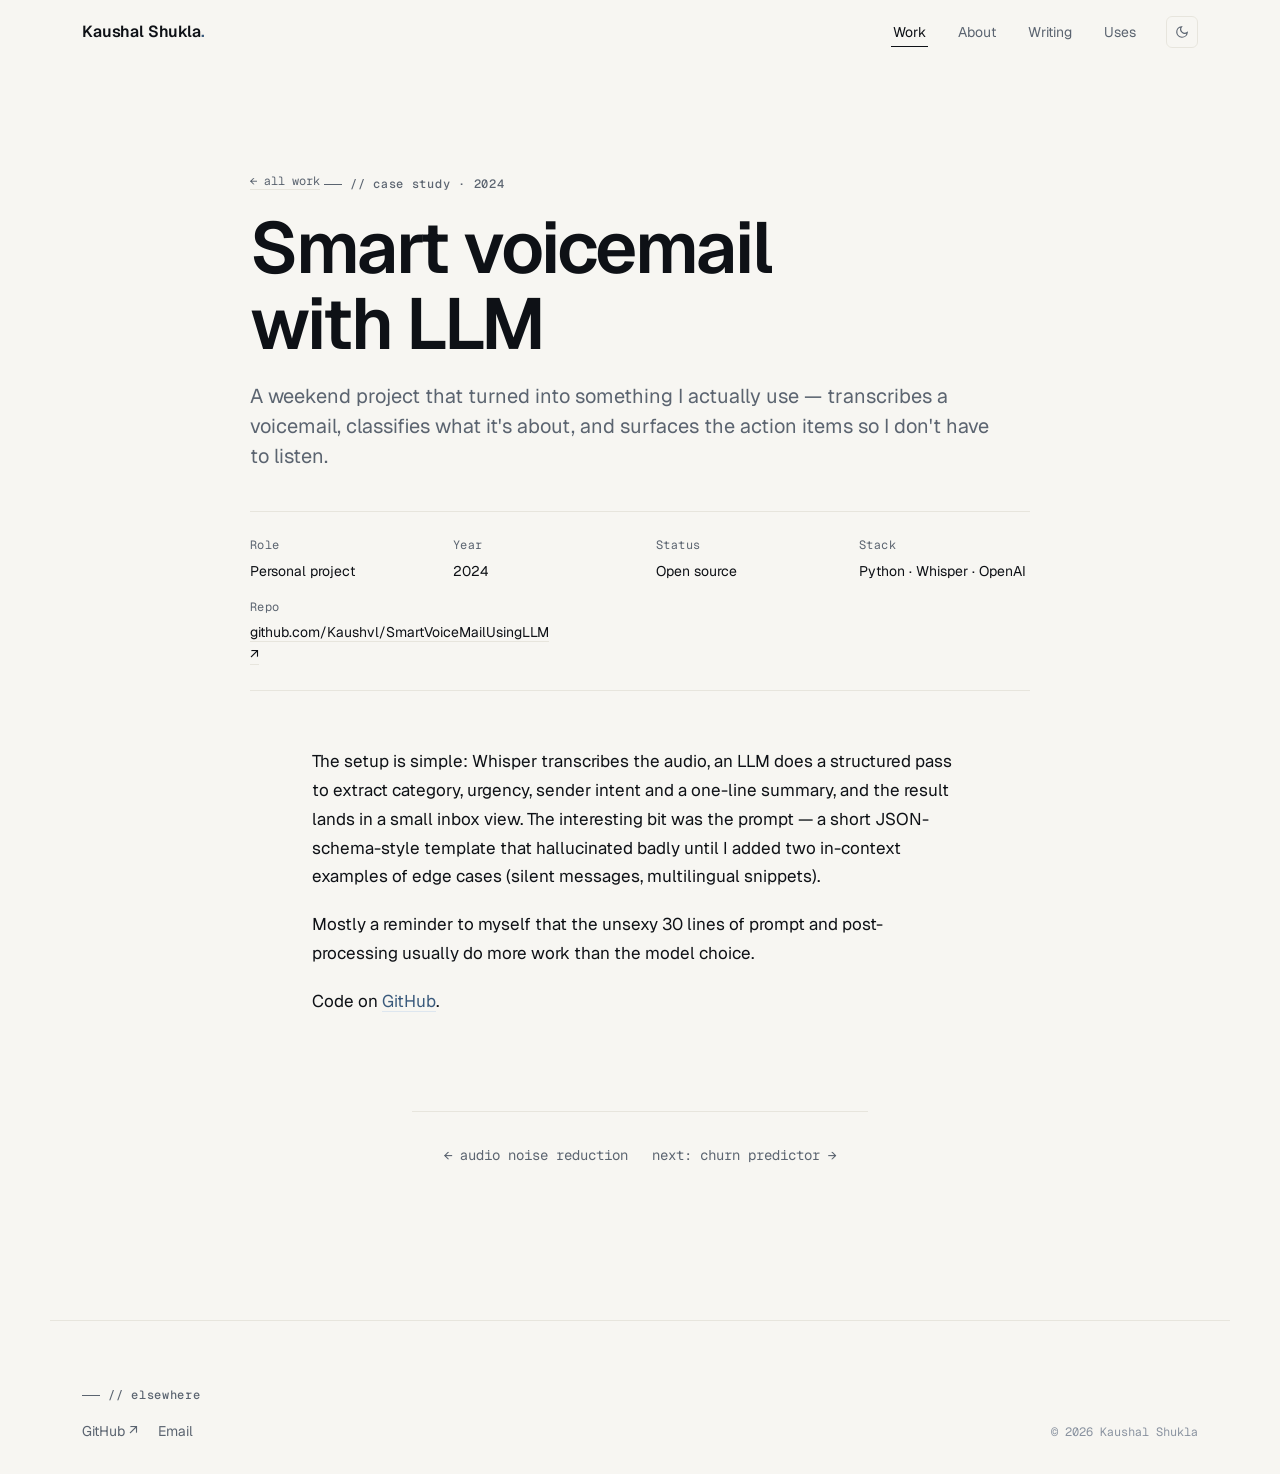
<file: work/smart-voicemail-llm/index.html>
<!doctype html>
<html lang="en" data-theme="light">
<head>
  <meta charset="utf-8">
  <meta name="viewport" content="width=device-width, initial-scale=1">
  <title>Smart voicemail with LLM — Kaushal Shukla</title>
  <meta name="description" content="A small voicemail assistant that transcribes, categorises and pulls action items out of messages you'd rather not listen to.">
  <meta name="theme-color" content="#f7f6f2">
  <link rel="icon" href="data:image/svg+xml,%3Csvg xmlns='http://www.w3.org/2000/svg' viewBox='0 0 32 32'%3E%3Crect width='32' height='32' rx='6' fill='%230e1116'/%3E%3Ctext x='50%25' y='56%25' dominant-baseline='middle' text-anchor='middle' font-family='ui-monospace,Menlo,monospace' font-size='14' font-weight='600' fill='%23f7f6f2'%3Eks%3C/text%3E%3C/svg%3E">
  <link rel="preconnect" href="https://fonts.googleapis.com">
  <link rel="preconnect" href="https://fonts.gstatic.com" crossorigin>
  <link href="https://fonts.googleapis.com/css2?family=Geist:wght@400;500;600;700&family=Geist+Mono:wght@400;500&display=swap" rel="stylesheet">
  <link rel="stylesheet" href="/css/base.css">
  <link rel="stylesheet" href="/css/site.css">
</head>
<body>
  <header class="site-header">
    <div class="wrap site-header__inner">
      <a class="wordmark" href="/">Kaushal Shukla<span class="dot">.</span></a>
      <nav class="nav" aria-label="Primary">
        <a href="/work/" aria-current="page">Work</a>
        <a href="/about/">About</a>
        <a href="/writing/">Writing</a>
        <a href="/uses/">Uses</a>
        <button class="theme-toggle" type="button" aria-label="Toggle theme">
          <svg class="icon-moon" viewBox="0 0 24 24" fill="none" stroke="currentColor" stroke-width="2"><path d="M21 12.79A9 9 0 1 1 11.21 3 7 7 0 0 0 21 12.79z"/></svg>
          <svg class="icon-sun" viewBox="0 0 24 24" fill="none" stroke="currentColor" stroke-width="2"><circle cx="12" cy="12" r="4"/><path d="M12 2v2M12 20v2M4.93 4.93l1.41 1.41M17.66 17.66l1.41 1.41M2 12h2M20 12h2M4.93 19.07l1.41-1.41M17.66 6.34l1.41-1.41"/></svg>
        </button>
      </nav>
    </div>
  </header>

  <main>
    <article class="case">
      <header class="case__head reveal">
        <a class="case__back" href="/work/">← all work</a>
        <p class="eyebrow" style="margin-top:14px">// case study · 2024</p>
        <h1 class="case__title">Smart voicemail<br>with LLM</h1>
        <p class="case__lede">
          A weekend project that turned into something I actually use — transcribes a voicemail, classifies what it's about, and surfaces the action items so I don't have to listen.
        </p>
        <dl class="case__meta">
          <div><dt>Role</dt><dd>Personal project</dd></div>
          <div><dt>Year</dt><dd>2024</dd></div>
          <div><dt>Status</dt><dd>Open source</dd></div>
          <div><dt>Stack</dt><dd>Python · Whisper · OpenAI</dd></div>
          <div><dt>Repo</dt><dd><a href="https://github.com/Kaushvl/SmartVoiceMailUsingLLM" rel="noopener" target="_blank">github.com/Kaushvl/SmartVoiceMailUsingLLM ↗</a></dd></div>
        </dl>
      </header>

      <div class="case__body">
        <div class="prose reveal">
          <p>
            The setup is simple: Whisper transcribes the audio, an LLM does a structured pass to extract category, urgency, sender intent and a one-line summary, and the result lands in a small inbox view. The interesting bit was the prompt — a short JSON-schema-style template that hallucinated badly until I added two in-context examples of edge cases (silent messages, multilingual snippets).
          </p>
          <p>
            Mostly a reminder to myself that the unsexy 30 lines of prompt and post-processing usually do more work than the model choice.
          </p>
          <p>
            Code on <a href="https://github.com/Kaushvl/SmartVoiceMailUsingLLM" rel="noopener" target="_blank">GitHub</a>.
          </p>
        </div>
      </div>

      <nav class="case__next">
        <a href="/work/audio-noise-reduction/">← audio noise reduction</a>
        <a href="/work/employee-churn-predictor/">next: churn predictor →</a>
      </nav>
    </article>
  </main>

  <footer class="site-footer wrap">
    <div class="site-footer__inner">
      <div>
        <p class="eyebrow" style="margin-bottom:14px">// elsewhere</p>
        <div class="links">
          <a href="https://github.com/kaushvl" rel="me noopener" target="_blank">GitHub ↗</a>
          <a href="mailto:kaushal-shukla@outlook.com">Email</a>
        </div>
      </div>
      <div class="meta">
        <div>© <span data-year>2026</span> Kaushal Shukla</div>
      </div>
    </div>
  </footer>

  <script src="/js/site.js" defer></script>
</body>
</html>
</file>
<file: css/base.css>
/* base.css — reset, tokens, typography
   Engineer-editorial-brutalist portfolio. Light primary, dark via [data-theme="dark"]. */

/* ---------- Reset ---------- */
*, *::before, *::after { box-sizing: border-box; }
* { margin: 0; }
html, body { height: 100%; }
html { -webkit-text-size-adjust: 100%; text-size-adjust: 100%; }
body { line-height: 1.6; -webkit-font-smoothing: antialiased; -moz-osx-font-smoothing: grayscale; }
img, picture, svg, video { display: block; max-width: 100%; }
input, button, textarea, select { font: inherit; color: inherit; }
button { background: none; border: 0; padding: 0; cursor: pointer; }
a { color: inherit; text-decoration: none; }
ul, ol { padding: 0; list-style: none; }
hr { border: 0; border-top: 1px solid var(--rule); }
:focus-visible { outline: 2px solid var(--accent); outline-offset: 3px; border-radius: 2px; }
::selection { background: var(--accent); color: var(--bg); }

/* ---------- Tokens ---------- */
:root {
  /* Light (default) */
  --bg: #f7f6f2;
  --surface: #ffffff;
  --ink: #0e1116;
  --muted: #5b6470;
  --soft: #8a93a0;
  --rule: #e7e5dd;
  --accent: #3a5a7c;
  --accent-soft: #dde6ef;

  /* Type */
  --font-sans: "Geist", "Inter", ui-sans-serif, system-ui, -apple-system, "Segoe UI", Roboto, sans-serif;
  --font-mono: "Geist Mono", "JetBrains Mono", ui-monospace, SFMono-Regular, Menlo, Consolas, monospace;

  /* Scale (1.250 — major third) */
  --fs-12: 0.75rem;
  --fs-14: 0.875rem;
  --fs-16: 1rem;
  --fs-17: 1.0625rem;
  --fs-18: 1.125rem;
  --fs-20: 1.25rem;
  --fs-24: 1.5rem;
  --fs-32: 2rem;
  --fs-40: 2.5rem;
  --fs-56: 3.5rem;
  --fs-72: 4.5rem;
  --fs-96: 6rem;

  /* Layout */
  --max: 1180px;
  --gutter: clamp(20px, 4vw, 32px);
  --section-y: clamp(72px, 12vw, 160px);

  /* Motion */
  --ease: cubic-bezier(0.22, 1, 0.36, 1);
  --dur: 320ms;

  color-scheme: light;
}

[data-theme="dark"] {
  --bg: #0e1116;
  --surface: #161a20;
  --ink: #e9e6df;
  --muted: #8b95a3;
  --soft: #5b6470;
  --rule: #222831;
  --accent: #8aa9c8;
  --accent-soft: #1a2330;
  color-scheme: dark;
}

@media (prefers-reduced-motion: reduce) {
  *, *::before, *::after {
    animation-duration: 0.01ms !important;
    animation-iteration-count: 1 !important;
    transition-duration: 0.01ms !important;
    scroll-behavior: auto !important;
  }
}

/* ---------- Fonts ---------- */
/* Geist + Geist Mono are loaded via <link> in each page <head>. */

/* ---------- Base typography ---------- */
body {
  font-family: var(--font-sans);
  font-size: var(--fs-17);
  font-feature-settings: "ss01", "cv11", "tnum" off;
  color: var(--ink);
  background: var(--bg);
  text-rendering: optimizeLegibility;
  transition: background-color var(--dur) var(--ease), color var(--dur) var(--ease);
}

h1, h2, h3, h4 {
  font-family: var(--font-sans);
  font-weight: 600;
  letter-spacing: -0.02em;
  line-height: 1.08;
  color: var(--ink);
  text-wrap: balance;
}
h1 { font-size: clamp(var(--fs-40), 8vw, var(--fs-96)); font-weight: 700; letter-spacing: -0.035em; }
h2 { font-size: clamp(var(--fs-32), 4.5vw, var(--fs-56)); letter-spacing: -0.028em; }
h3 { font-size: clamp(var(--fs-20), 2.4vw, var(--fs-32)); }
h4 { font-size: var(--fs-20); font-weight: 500; }

p { color: var(--ink); text-wrap: pretty; }
p + p { margin-top: 1em; }

a {
  color: var(--ink);
  text-decoration: underline;
  text-decoration-color: var(--rule);
  text-decoration-thickness: 1px;
  text-underline-offset: 4px;
  transition: text-decoration-color var(--dur) var(--ease), color var(--dur) var(--ease);
}
a:hover { text-decoration-color: var(--accent); color: var(--accent); }

code, pre, kbd, samp {
  font-family: var(--font-mono);
  font-size: 0.92em;
  font-feature-settings: "ss01", "tnum";
}

/* tabular numerals where it matters */
.tnum { font-variant-numeric: tabular-nums; }

/* ---------- Eyebrow + dividers ---------- */
.eyebrow {
  display: inline-flex;
  align-items: center;
  gap: 8px;
  font-family: var(--font-mono);
  font-size: var(--fs-12);
  font-weight: 500;
  color: var(--muted);
  letter-spacing: 0.06em;
  text-transform: lowercase;
}
.eyebrow::before {
  content: "";
  width: 18px;
  height: 1px;
  background: var(--muted);
}

.rule { height: 1px; background: var(--rule); border: 0; }
.rule-dashed { height: 1px; background-image: linear-gradient(to right, var(--rule) 50%, transparent 0); background-size: 8px 1px; background-repeat: repeat-x; }
</file>
<file: css/site.css>
/* site.css — layout, header/footer, components, page-specific blocks */

/* ---------- Layout ---------- */
.wrap {
  max-width: var(--max);
  margin-inline: auto;
  padding-inline: var(--gutter);
}

.section {
  padding-block: var(--section-y);
  position: relative;
}
.section + .section { border-top: 1px solid var(--rule); }
.section-narrow { padding-block: clamp(48px, 8vw, 96px); }

.stack-1 > * + * { margin-top: 8px; }
.stack-2 > * + * { margin-top: 16px; }
.stack-3 > * + * { margin-top: 24px; }
.stack-4 > * + * { margin-top: 32px; }
.stack-6 > * + * { margin-top: 48px; }
.stack-8 > * + * { margin-top: 64px; }

/* ---------- Header ---------- */
.site-header {
  position: sticky;
  top: 0;
  z-index: 50;
  background: color-mix(in srgb, var(--bg) 85%, transparent);
  backdrop-filter: saturate(140%) blur(10px);
  -webkit-backdrop-filter: saturate(140%) blur(10px);
  border-bottom: 1px solid transparent;
  transition: border-color var(--dur) var(--ease);
}
.site-header.is-scrolled { border-bottom-color: var(--rule); }
.site-header__inner {
  display: flex;
  align-items: center;
  justify-content: space-between;
  gap: 16px;
  height: 64px;
}
.wordmark {
  font-family: var(--font-sans);
  font-weight: 600;
  font-size: var(--fs-16);
  letter-spacing: -0.01em;
  color: var(--ink);
  text-decoration: none;
}
.wordmark .dot { color: var(--accent); }
.nav { display: flex; align-items: center; gap: clamp(12px, 2.5vw, 28px); }
.nav a {
  font-size: var(--fs-14);
  color: var(--muted);
  text-decoration: none;
  padding: 6px 2px;
  position: relative;
  transition: color var(--dur) var(--ease);
}
.nav a::after {
  content: "";
  position: absolute;
  left: 0; right: 100%;
  bottom: 2px;
  height: 1px;
  background: var(--ink);
  transition: right var(--dur) var(--ease);
}
.nav a:hover, .nav a[aria-current="page"] { color: var(--ink); }
.nav a:hover::after, .nav a[aria-current="page"]::after { right: 0; }

.theme-toggle {
  width: 32px; height: 32px;
  display: inline-grid; place-items: center;
  border: 1px solid var(--rule);
  border-radius: 6px;
  color: var(--muted);
  transition: color var(--dur) var(--ease), border-color var(--dur) var(--ease), background-color var(--dur) var(--ease);
}
.theme-toggle:hover { color: var(--ink); border-color: var(--ink); }
.theme-toggle svg { width: 14px; height: 14px; }
.theme-toggle .icon-sun { display: none; }
[data-theme="dark"] .theme-toggle .icon-sun { display: block; }
[data-theme="dark"] .theme-toggle .icon-moon { display: none; }

/* ---------- Footer ---------- */
.site-footer {
  border-top: 1px solid var(--rule);
  padding-block: 56px 32px;
  margin-top: var(--section-y);
}
.site-footer__inner {
  display: grid;
  grid-template-columns: 1fr auto;
  gap: 32px 64px;
  align-items: end;
}
.site-footer .links { display: flex; gap: 20px; flex-wrap: wrap; }
.site-footer .links a { color: var(--muted); font-size: var(--fs-14); text-decoration: none; }
.site-footer .links a:hover { color: var(--ink); }
.site-footer .meta { font-family: var(--font-mono); font-size: var(--fs-12); color: var(--soft); text-align: right; }
@media (max-width: 600px) {
  .site-footer__inner { grid-template-columns: 1fr; }
  .site-footer .meta { text-align: left; }
}

/* ---------- Buttons / chips ---------- */
.btn {
  display: inline-flex;
  align-items: center;
  gap: 10px;
  padding: 12px 18px;
  border: 1px solid var(--ink);
  border-radius: 4px;
  font-size: var(--fs-14);
  font-weight: 500;
  color: var(--ink);
  background: transparent;
  text-decoration: none;
  transition: background-color var(--dur) var(--ease), color var(--dur) var(--ease), transform var(--dur) var(--ease);
}
.btn:hover { background: var(--ink); color: var(--bg); }
.btn--ghost { border-color: var(--rule); color: var(--muted); }
.btn--ghost:hover { border-color: var(--ink); background: transparent; color: var(--ink); }
.btn .arrow { font-family: var(--font-mono); transition: transform var(--dur) var(--ease); }
.btn:hover .arrow { transform: translateX(3px); }

.chip {
  display: inline-block;
  padding: 3px 9px;
  border: 1px solid var(--rule);
  border-radius: 999px;
  font-family: var(--font-mono);
  font-size: var(--fs-12);
  color: var(--muted);
  white-space: nowrap;
}

/* ---------- Hero ---------- */
.hero { padding-block: clamp(72px, 14vw, 160px) clamp(40px, 6vw, 72px); }
.hero__lede {
  margin-top: 24px;
  font-size: clamp(var(--fs-18), 2.4vw, var(--fs-24));
  color: var(--muted);
  max-width: 60ch;
  line-height: 1.5;
}
.hero__lede .accent { color: var(--ink); }
.hero__cta { margin-top: 40px; display: flex; flex-wrap: wrap; gap: 12px; }
.hero__meta {
  margin-top: 56px;
  display: flex;
  gap: 28px;
  flex-wrap: wrap;
  font-family: var(--font-mono);
  font-size: var(--fs-12);
  color: var(--muted);
}
.hero__meta .dot { color: var(--accent); }

/* ---------- Reveal animation ---------- */
.reveal {
  opacity: 0;
  transform: translateY(14px);
  transition: opacity 700ms var(--ease), transform 700ms var(--ease);
}
.reveal.is-in { opacity: 1; transform: none; }

/* ---------- Terminal block ---------- */
.terminal {
  margin-top: 56px;
  background: var(--surface);
  border: 1px solid var(--rule);
  border-radius: 8px;
  overflow: hidden;
  max-width: 720px;
  font-family: var(--font-mono);
  font-size: var(--fs-14);
}
.terminal__bar {
  display: flex;
  align-items: center;
  gap: 12px;
  padding: 10px 14px;
  border-bottom: 1px solid var(--rule);
  background: color-mix(in srgb, var(--surface) 92%, var(--ink) 8%);
}
.terminal__bar .dots { display: flex; gap: 6px; }
.terminal__bar .dots i { width: 10px; height: 10px; border-radius: 50%; background: var(--rule); display: block; }
.terminal__bar .title { color: var(--soft); font-size: var(--fs-12); }
.terminal__body { padding: 18px 16px; min-height: 168px; color: var(--ink); }
.term-line { white-space: pre-wrap; word-break: break-word; line-height: 1.7; }
.term-line.in .term-text { color: var(--ink); }
.term-line.out .term-text { color: var(--muted); }
.term-prompt { color: var(--accent); margin-right: 8px; user-select: none; }
.term-caret { display: inline-block; width: 8px; margin-left: 2px; background: var(--accent); animation: caret 1s steps(1) infinite; vertical-align: -2px; height: 1em; }
@keyframes caret { 50% { opacity: 0; } }

/* ---------- Selected work (home) ---------- */
.work-list {
  display: grid;
  grid-template-columns: 1fr;
  gap: 0;
}
.work-row {
  display: grid;
  grid-template-columns: 64px 1fr auto;
  gap: 32px;
  align-items: center;
  padding: 28px 0;
  border-top: 1px solid var(--rule);
  text-decoration: none;
  color: var(--ink);
  transition: padding var(--dur) var(--ease);
}
.work-row:last-child { border-bottom: 1px solid var(--rule); }
.work-row:hover { padding-inline: 12px; }
.work-row__num { font-family: var(--font-mono); font-size: var(--fs-14); color: var(--soft); }
.work-row__title { font-size: clamp(var(--fs-20), 2vw, var(--fs-24)); font-weight: 600; letter-spacing: -0.015em; line-height: 1.2; }
.work-row__desc { color: var(--muted); font-size: var(--fs-14); margin-top: 6px; }
.work-row__meta { display: flex; gap: 16px; align-items: center; font-family: var(--font-mono); font-size: var(--fs-12); color: var(--muted); }
.work-row__arrow { font-family: var(--font-mono); color: var(--muted); transition: transform var(--dur) var(--ease), color var(--dur) var(--ease); }
.work-row:hover .work-row__arrow { color: var(--accent); transform: translate(4px, -4px); }
@media (max-width: 720px) {
  .work-row { grid-template-columns: 40px 1fr; gap: 16px; }
  .work-row__meta, .work-row__arrow { display: none; }
}

/* ---------- Section header (eyebrow + title) ---------- */
.section-head {
  display: grid;
  grid-template-columns: 200px 1fr;
  gap: 32px;
  margin-bottom: 56px;
}
.section-head h2 { max-width: 18ch; }
.section-head .lede { color: var(--muted); font-size: var(--fs-17); max-width: 56ch; margin-top: 10px; }
@media (max-width: 720px) {
  .section-head { grid-template-columns: 1fr; gap: 12px; margin-bottom: 32px; }
}

/* ---------- Now strip ---------- */
.now {
  display: grid;
  grid-template-columns: 200px 1fr;
  gap: 32px;
  align-items: start;
}
.now__list { display: grid; gap: 14px; max-width: 60ch; }
.now__item { display: grid; grid-template-columns: 110px 1fr; gap: 16px; font-size: var(--fs-16); }
.now__item dt { font-family: var(--font-mono); font-size: var(--fs-12); color: var(--muted); letter-spacing: 0.04em; padding-top: 4px; }
.now__item dd { color: var(--ink); }
@media (max-width: 720px) {
  .now { grid-template-columns: 1fr; gap: 16px; }
  .now__item { grid-template-columns: 100px 1fr; }
}

/* ---------- About page ---------- */
.prose { max-width: 64ch; }
.prose p { font-size: var(--fs-17); line-height: 1.7; color: var(--ink); }
.prose p + p { margin-top: 1.1em; }
.prose h3 { margin-top: 2.2em; margin-bottom: 0.6em; font-size: var(--fs-20); font-weight: 600; }
.prose ul { margin: 1em 0; padding-left: 0; }
.prose ul li { padding-left: 24px; position: relative; margin: 0.5em 0; color: var(--ink); }
.prose ul li::before { content: "—"; position: absolute; left: 0; color: var(--muted); font-family: var(--font-mono); }
.prose strong { font-weight: 600; }
.prose a { color: var(--accent); text-decoration-color: var(--accent-soft); text-decoration-thickness: 1px; }

/* Experience timeline */
.timeline { display: grid; gap: 0; }
.timeline__item {
  display: grid;
  grid-template-columns: 200px 1fr;
  gap: 32px;
  padding: 32px 0;
  border-top: 1px solid var(--rule);
}
.timeline__item:last-child { border-bottom: 1px solid var(--rule); }
.timeline__when { font-family: var(--font-mono); font-size: var(--fs-12); color: var(--muted); letter-spacing: 0.04em; padding-top: 6px; }
.timeline__role { font-size: var(--fs-20); font-weight: 600; }
.timeline__org { color: var(--muted); margin-top: 2px; font-size: var(--fs-14); }
.timeline__detail { margin-top: 14px; color: var(--ink); }
.timeline__detail ul { margin-top: 6px; }
.timeline__detail ul li { padding-left: 20px; position: relative; color: var(--muted); font-size: var(--fs-16); margin: 6px 0; line-height: 1.6; }
.timeline__detail ul li::before { content: "·"; position: absolute; left: 6px; color: var(--accent); }
@media (max-width: 720px) {
  .timeline__item { grid-template-columns: 1fr; gap: 6px; }
}

/* Tech inventory */
.inventory { display: grid; grid-template-columns: repeat(auto-fill, minmax(180px, 1fr)); gap: 24px; }
.inventory h4 { font-family: var(--font-mono); font-size: var(--fs-12); color: var(--muted); letter-spacing: 0.06em; text-transform: lowercase; margin-bottom: 8px; }
.inventory ul li { padding: 3px 0; color: var(--ink); font-size: var(--fs-14); }

/* ---------- Work index page ---------- */
.work-index .filters {
  display: flex; gap: 8px; flex-wrap: wrap; margin-bottom: 32px;
}
.work-index .filter {
  font-family: var(--font-mono);
  font-size: var(--fs-12);
  color: var(--muted);
  padding: 4px 10px;
  border: 1px solid var(--rule);
  border-radius: 999px;
  cursor: pointer;
  transition: color var(--dur) var(--ease), border-color var(--dur) var(--ease), background-color var(--dur) var(--ease);
}
.work-index .filter[aria-pressed="true"] { color: var(--bg); background: var(--ink); border-color: var(--ink); }
.work-index .filter:hover { color: var(--ink); border-color: var(--ink); }

.work-grid { display: grid; gap: 0; }
.work-grid .work-row .work-row__tags { display: flex; gap: 6px; flex-wrap: wrap; margin-top: 8px; }
.work-grid .work-row .work-row__tags .chip { font-size: 11px; padding: 2px 8px; }

/* ---------- Case study ---------- */
.case {
  display: grid;
  grid-template-columns: 1fr;
  gap: 0;
  padding-top: clamp(48px, 8vw, 96px);
}
.case__head { max-width: 880px; margin-inline: auto; padding-inline: var(--gutter); }
.case__back { display: inline-flex; align-items: center; gap: 8px; font-family: var(--font-mono); font-size: var(--fs-12); color: var(--muted); }
.case__back:hover { color: var(--ink); }
.case__title { margin-top: 16px; font-size: clamp(var(--fs-40), 6vw, var(--fs-72)); font-weight: 600; letter-spacing: -0.03em; line-height: 1.05; }
.case__lede { margin-top: 20px; font-size: clamp(var(--fs-18), 2vw, var(--fs-20)); color: var(--muted); max-width: 60ch; line-height: 1.5; }
.case__meta {
  margin-top: 40px;
  display: grid;
  grid-template-columns: repeat(auto-fit, minmax(140px, 1fr));
  gap: 16px 32px;
  padding-block: 24px;
  border-top: 1px solid var(--rule);
  border-bottom: 1px solid var(--rule);
}
.case__meta dt { font-family: var(--font-mono); font-size: var(--fs-12); color: var(--muted); letter-spacing: 0.04em; }
.case__meta dd { margin-top: 4px; color: var(--ink); font-size: var(--fs-14); }

.case__body { max-width: 720px; margin: 56px auto 0; padding-inline: var(--gutter); }
.case__body .prose { max-width: 100%; }
.case__body .prose h3 { margin-top: 2.4em; }
.case__body figure { margin: 40px -40px; }
@media (max-width: 800px) { .case__body figure { margin-inline: 0; } }
.case__body figure img { width: 100%; border: 1px solid var(--rule); border-radius: 4px; }
.case__body figcaption { font-family: var(--font-mono); font-size: var(--fs-12); color: var(--muted); margin-top: 8px; }
.case__body blockquote {
  margin: 28px 0;
  padding-left: 24px;
  border-left: 2px solid var(--accent);
  font-style: italic;
  color: var(--muted);
}

.case__outcomes { display: grid; grid-template-columns: repeat(auto-fit, minmax(160px, 1fr)); gap: 24px; margin-top: 24px; }
.case__outcome { padding: 20px; border: 1px solid var(--rule); border-radius: 6px; }
.case__outcome .num { font-size: var(--fs-32); font-weight: 600; letter-spacing: -0.02em; font-variant-numeric: tabular-nums; }
.case__outcome .label { font-family: var(--font-mono); font-size: var(--fs-12); color: var(--muted); margin-top: 4px; }

.case__next {
  max-width: 880px; margin: 96px auto 0; padding-inline: var(--gutter);
  display: flex; justify-content: space-between; gap: 24px;
  padding-top: 32px; border-top: 1px solid var(--rule);
}
.case__next a { color: var(--muted); font-family: var(--font-mono); font-size: var(--fs-14); text-decoration: none; }
.case__next a:hover { color: var(--ink); }

/* ---------- Writing list ---------- */
.posts { display: grid; gap: 0; }
.post-row {
  display: grid;
  grid-template-columns: 140px 1fr auto;
  gap: 32px;
  padding: 24px 0;
  border-top: 1px solid var(--rule);
  text-decoration: none;
  color: var(--ink);
  align-items: baseline;
}
.post-row:last-child { border-bottom: 1px solid var(--rule); }
.post-row .date { font-family: var(--font-mono); font-size: var(--fs-12); color: var(--muted); }
.post-row .title { font-size: var(--fs-20); font-weight: 500; }
.post-row .read { font-family: var(--font-mono); font-size: var(--fs-12); color: var(--soft); }
.post-row.is-draft .title { color: var(--muted); }
@media (max-width: 600px) {
  .post-row { grid-template-columns: 1fr; gap: 4px; }
  .post-row .read { display: none; }
}

/* ---------- Uses page ---------- */
.uses { display: grid; gap: 48px; }
.uses__group h3 { font-size: var(--fs-20); margin-bottom: 16px; }
.uses__list { display: grid; gap: 4px; max-width: 60ch; }
.uses__list li { display: grid; grid-template-columns: 160px 1fr; gap: 16px; padding: 8px 0; border-bottom: 1px dashed var(--rule); color: var(--ink); font-size: var(--fs-16); }
.uses__list li strong { font-weight: 500; color: var(--muted); font-family: var(--font-mono); font-size: var(--fs-12); padding-top: 4px; letter-spacing: 0.04em; }
@media (max-width: 600px) { .uses__list li { grid-template-columns: 1fr; gap: 2px; } }

/* ---------- 404 ---------- */
.notfound { text-align: center; padding-block: 25vh 20vh; }
.notfound .num { font-family: var(--font-mono); font-size: var(--fs-72); color: var(--accent); font-weight: 500; letter-spacing: -0.02em; }
.notfound h1 { margin-top: 12px; font-size: clamp(var(--fs-32), 5vw, var(--fs-56)); }
.notfound p { margin-top: 16px; color: var(--muted); }

/* ---------- Print (about/resume) ---------- */
@media print {
  .site-header, .site-footer, .theme-toggle, .terminal { display: none !important; }
  body { background: #fff; color: #000; }
  .section { padding-block: 24px; border-color: #ccc; }
  a { color: #000; text-decoration: underline; }
}

/* ---------- View Transitions (progressive) ---------- */
@view-transition { navigation: auto; }
::view-transition-old(root),
::view-transition-new(root) { animation-duration: 250ms; }
</file>
